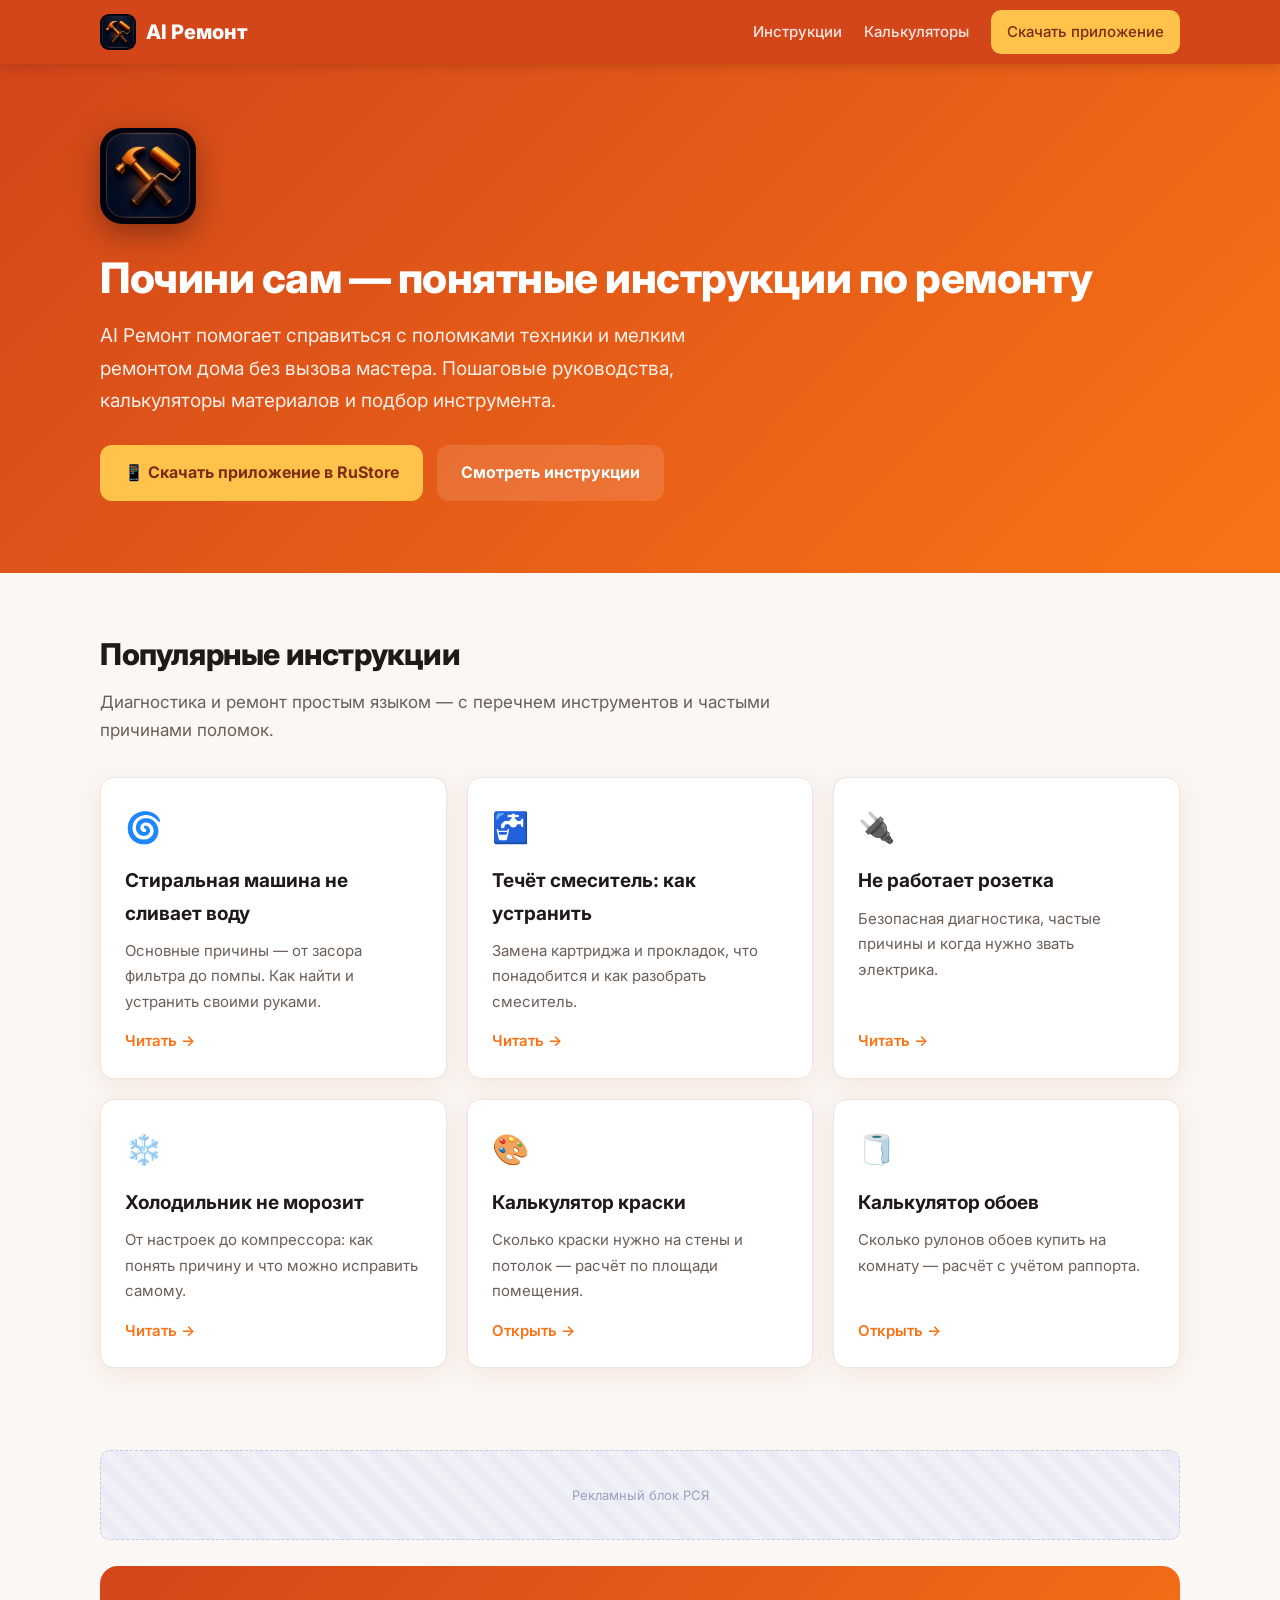
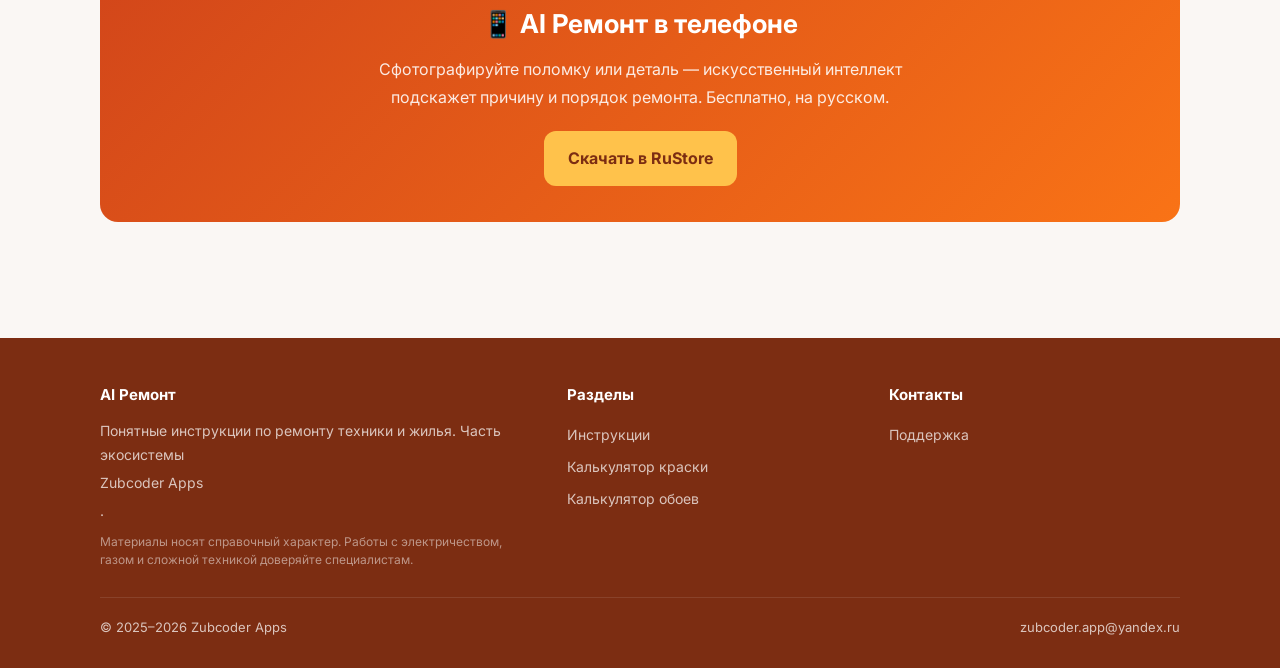
<file: index.html>
<!DOCTYPE html>
<html lang="ru">
<head>
<meta charset="UTF-8">
<meta name="viewport" content="width=device-width, initial-scale=1.0">
<title>AI Ремонт — как починить технику и сделать ремонт своими руками</title>
<meta name="description" content="AI Ремонт: понятные инструкции по ремонту бытовой техники и жилья своими руками. Почему не сливает стиральная машина, как заменить смеситель, калькуляторы краски и обоев.">
<meta name="keywords" content="ремонт своими руками, починить технику, ремонт бытовой техники, калькулятор краски, калькулятор обоев, ремонт квартиры">
<link rel="canonical" href="https://airemont.ru/">
<meta property="og:title" content="AI Ремонт — инструкции по ремонту своими руками">
<meta property="og:description" content="Пошаговые инструкции по ремонту техники и жилья, калькуляторы материалов.">
<meta property="og:type" content="website">
<meta property="og:url" content="https://airemont.ru/">
<meta property="og:locale" content="ru_RU">
<link rel="icon" type="image/png" href="assets/logo.png">
<link href="https://fonts.googleapis.com/css2?family=Inter:wght@300;400;500;600;700;800;900&display=swap" rel="stylesheet">
<link rel="stylesheet" href="assets/style.css">
<script type="application/ld+json">
{"@context":"https://schema.org","@type":"WebSite","name":"AI Ремонт","url":"https://airemont.ru/","description":"Инструкции по ремонту техники и жилья, калькуляторы материалов.","inLanguage":"ru-RU"}
</script>
</head>
<body>

<header class="site-header">
  <div class="container nav">
    <a href="./" class="nav-brand"><img class="logo-badge" src="assets/logo.png" alt="AI Ремонт"> AI Ремонт</a>
    <button class="nav-burger" aria-label="Меню">☰</button>
    <nav class="nav-links">
      <a href="#articles">Инструкции</a>
      <a href="kalkulyatory/kraska.html">Калькуляторы</a>
      <a class="nav-cta" data-app-link href="#">Скачать приложение</a>
    </nav>
  </div>
</header>

<section class="hero">
  <div class="container">
    <img class="hero-logo" src="assets/logo.png" alt="AI Ремонт">
    <h1>Почини сам — понятные инструкции по ремонту</h1>
    <p>AI Ремонт помогает справиться с поломками техники и мелким ремонтом дома без вызова мастера. Пошаговые руководства, калькуляторы материалов и подбор инструмента.</p>
    <div class="hero-actions">
      <a class="btn btn-primary" data-app-link href="#">📱 Скачать приложение в RuStore</a>
      <a class="btn btn-ghost" href="#articles">Смотреть инструкции</a>
    </div>
  </div>
</section>

<main>
  <section class="section" id="articles">
    <div class="container">
      <h2>Популярные инструкции</h2>
      <p class="lead">Диагностика и ремонт простым языком — с перечнем инструментов и частыми причинами поломок.</p>
      <div class="grid">
        <a class="card" href="articles/stiralnaya-ne-slivaet.html">
          <span class="ico">🌀</span>
          <h3>Стиральная машина не сливает воду</h3>
          <p>Основные причины — от засора фильтра до помпы. Как найти и устранить своими руками.</p>
          <span class="more">Читать →</span>
        </a>
        <a class="card" href="articles/techet-smesitel.html">
          <span class="ico">🚰</span>
          <h3>Течёт смеситель: как устранить</h3>
          <p>Замена картриджа и прокладок, что понадобится и как разобрать смеситель.</p>
          <span class="more">Читать →</span>
        </a>
        <a class="card" href="articles/ne-rabotaet-rozetka.html">
          <span class="ico">🔌</span>
          <h3>Не работает розетка</h3>
          <p>Безопасная диагностика, частые причины и когда нужно звать электрика.</p>
          <span class="more">Читать →</span>
        </a>
        <a class="card" href="articles/holodilnik-ne-morozit.html">
          <span class="ico">❄️</span>
          <h3>Холодильник не морозит</h3>
          <p>От настроек до компрессора: как понять причину и что можно исправить самому.</p>
          <span class="more">Читать →</span>
        </a>
        <a class="card" href="kalkulyatory/kraska.html">
          <span class="ico">🎨</span>
          <h3>Калькулятор краски</h3>
          <p>Сколько краски нужно на стены и потолок — расчёт по площади помещения.</p>
          <span class="more">Открыть →</span>
        </a>
        <a class="card" href="kalkulyatory/oboi.html">
          <span class="ico">🧻</span>
          <h3>Калькулятор обоев</h3>
          <p>Сколько рулонов обоев купить на комнату — расчёт с учётом раппорта.</p>
          <span class="more">Открыть →</span>
        </a>
      </div>
    </div>
  </section>

  <div class="container"><div class="ad-slot">Рекламный блок РСЯ</div></div>

  <section class="section" style="padding-top:0;">
    <div class="container">
      <div class="app-cta">
        <h3>📱 AI Ремонт в телефоне</h3>
        <p>Сфотографируйте поломку или деталь — искусственный интеллект подскажет причину и порядок ремонта. Бесплатно, на русском.</p>
        <a class="btn btn-primary" data-app-link href="#">Скачать в RuStore</a>
      </div>
    </div>
  </section>
</main>

<footer class="site-footer">
  <div class="container">
    <div class="footer-grid">
      <div>
        <h5>AI Ремонт</h5>
        <p style="font-size:14px;">Понятные инструкции по ремонту техники и жилья. Часть экосистемы <a href="https://zubcoder-apps.ru">Zubcoder Apps</a>.</p>
        <p class="disclaimer">Материалы носят справочный характер. Работы с электричеством, газом и сложной техникой доверяйте специалистам.</p>
      </div>
      <div>
        <h5>Разделы</h5>
        <a href="#articles">Инструкции</a>
        <a href="kalkulyatory/kraska.html">Калькулятор краски</a>
        <a href="kalkulyatory/oboi.html">Калькулятор обоев</a>
      </div>
      <div>
        <h5>Контакты</h5>
        <a href="mailto:zubcoder.app@yandex.ru">Поддержка</a>
      </div>
    </div>
    <div class="footer-bottom">
      <span>© 2025–2026 Zubcoder Apps</span>
      <span>zubcoder.app@yandex.ru</span>
    </div>
  </div>
</footer>

<script src="assets/main.js"></script>
</body>
</html>
</file>
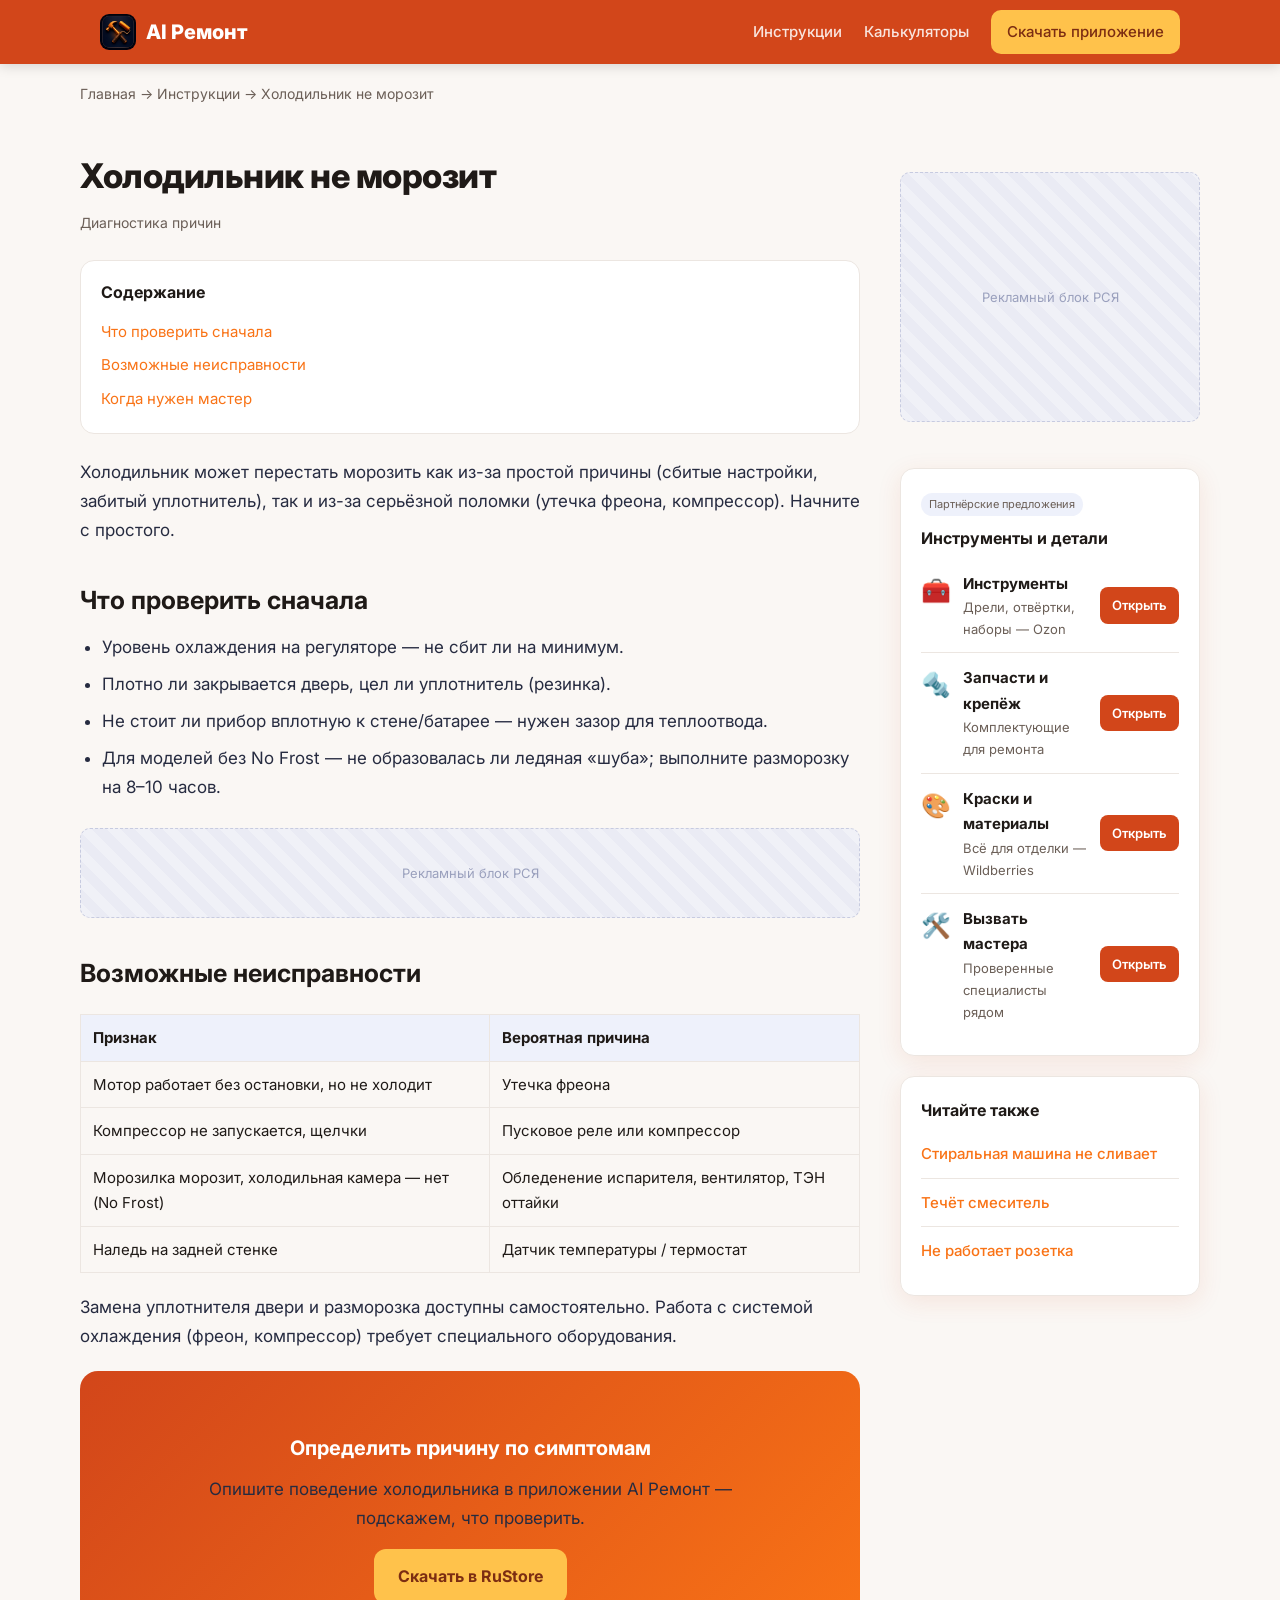
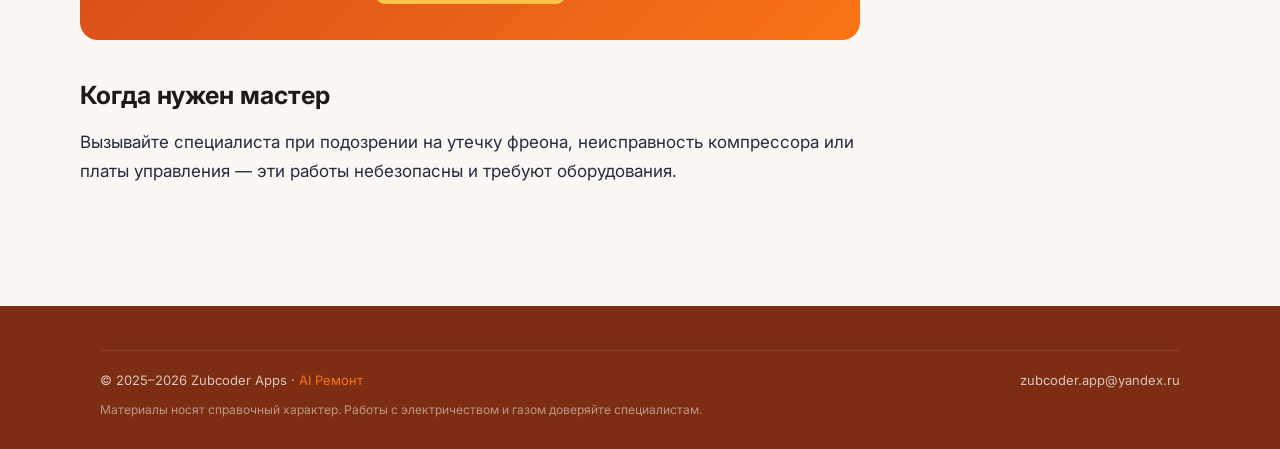
<file: articles/holodilnik-ne-morozit.html>
<!DOCTYPE html>
<html lang="ru">
<head>
<meta charset="UTF-8">
<meta name="viewport" content="width=device-width, initial-scale=1.0">
<title>Холодильник не морозит: причины и что можно исправить самому</title>
<meta name="description" content="Почему холодильник не морозит или слабо холодит: настройки, уплотнитель, разморозка, утечка фреона, компрессор. Как определить причину и что делать.">
<meta name="keywords" content="холодильник не морозит, холодильник не холодит, не работает морозилка, утечка фреона, ремонт холодильника">
<link rel="canonical" href="https://airemont.ru/articles/holodilnik-ne-morozit.html">
<meta property="og:title" content="Холодильник не морозит: причины и решение">
<meta property="og:description" content="Как определить причину и что можно исправить самому.">
<meta property="og:type" content="article">
<meta property="og:url" content="https://airemont.ru/articles/holodilnik-ne-morozit.html">
<link rel="icon" type="image/png" href="../assets/logo.png">
<link href="https://fonts.googleapis.com/css2?family=Inter:wght@300;400;500;600;700;800;900&display=swap" rel="stylesheet">
<link rel="stylesheet" href="../assets/style.css">
<script type="application/ld+json">
{"@context":"https://schema.org","@type":"Article","headline":"Холодильник не морозит: причины и решение","inLanguage":"ru-RU","author":{"@type":"Organization","name":"AI Ремонт"},"publisher":{"@type":"Organization","name":"Zubcoder Apps"},"mainEntityOfPage":"https://airemont.ru/articles/holodilnik-ne-morozit.html"}
</script>
</head>
<body>

<header class="site-header">
  <div class="container nav">
    <a href="../" class="nav-brand"><img class="logo-badge" src="../assets/logo.png" alt="AI Ремонт"> AI Ремонт</a>
    <button class="nav-burger" aria-label="Меню">☰</button>
    <nav class="nav-links">
      <a href="../#articles">Инструкции</a>
      <a href="../kalkulyatory/kraska.html">Калькуляторы</a>
      <a class="nav-cta" data-app-link href="#">Скачать приложение</a>
    </nav>
  </div>
</header>

<div class="container breadcrumbs">
  <a href="../">Главная</a> → <a href="../#articles">Инструкции</a> → Холодильник не морозит
</div>

<div class="container article-wrap">
  <article class="post">
    <h1>Холодильник не морозит</h1>
    <div class="meta">Диагностика причин</div>

    <div class="toc">
      <strong>Содержание</strong>
      <a href="#prostoe">Что проверить сначала</a>
      <a href="#prichiny">Возможные неисправности</a>
      <a href="#master">Когда нужен мастер</a>
    </div>

    <p>Холодильник может перестать морозить как из-за простой причины (сбитые настройки, забитый уплотнитель), так и из-за серьёзной поломки (утечка фреона, компрессор). Начните с простого.</p>

    <h2 id="prostoe">Что проверить сначала</h2>
    <ul>
      <li>Уровень охлаждения на регуляторе — не сбит ли на минимум.</li>
      <li>Плотно ли закрывается дверь, цел ли уплотнитель (резинка).</li>
      <li>Не стоит ли прибор вплотную к стене/батарее — нужен зазор для теплоотвода.</li>
      <li>Для моделей без No Frost — не образовалась ли ледяная «шуба»; выполните разморозку на 8–10 часов.</li>
    </ul>

    <div class="ad-slot">Рекламный блок РСЯ</div>

    <h2 id="prichiny">Возможные неисправности</h2>
    <table>
      <tr><th>Признак</th><th>Вероятная причина</th></tr>
      <tr><td>Мотор работает без остановки, но не холодит</td><td>Утечка фреона</td></tr>
      <tr><td>Компрессор не запускается, щелчки</td><td>Пусковое реле или компрессор</td></tr>
      <tr><td>Морозилка морозит, холодильная камера — нет (No Frost)</td><td>Обледенение испарителя, вентилятор, ТЭН оттайки</td></tr>
      <tr><td>Наледь на задней стенке</td><td>Датчик температуры / термостат</td></tr>
    </table>
    <p>Замена уплотнителя двери и разморозка доступны самостоятельно. Работа с системой охлаждения (фреон, компрессор) требует специального оборудования.</p>

    <div class="app-cta">
      <h3>Определить причину по симптомам</h3>
      <p>Опишите поведение холодильника в приложении AI Ремонт — подскажем, что проверить.</p>
      <a class="btn btn-primary" data-app-link href="#">Скачать в RuStore</a>
    </div>

    <h2 id="master">Когда нужен мастер</h2>
    <p>Вызывайте специалиста при подозрении на утечку фреона, неисправность компрессора или платы управления — эти работы небезопасны и требуют оборудования.</p>
  </article>

  <aside class="article-aside">
    <div class="sticky">
      <div class="ad-slot tall">Рекламный блок РСЯ</div>
      <div class="partner-box" data-partners>
        <span class="tag">Партнёрские предложения</span>
        <h4>Инструменты и детали</h4>
      </div>
      <div class="partner-box">
        <h4>Читайте также</h4>
        <ul class="related">
          <li><a href="stiralnaya-ne-slivaet.html">Стиральная машина не сливает</a></li>
          <li><a href="techet-smesitel.html">Течёт смеситель</a></li>
          <li><a href="ne-rabotaet-rozetka.html">Не работает розетка</a></li>
        </ul>
      </div>
    </div>
  </aside>
</div>

<footer class="site-footer">
  <div class="container">
    <div class="footer-bottom">
      <span>© 2025–2026 Zubcoder Apps · <a href="../">AI Ремонт</a></span>
      <span>zubcoder.app@yandex.ru</span>
    </div>
    <p class="disclaimer">Материалы носят справочный характер. Работы с электричеством и газом доверяйте специалистам.</p>
  </div>
</footer>

<script src="../assets/main.js"></script>
</body>
</html>
</file>
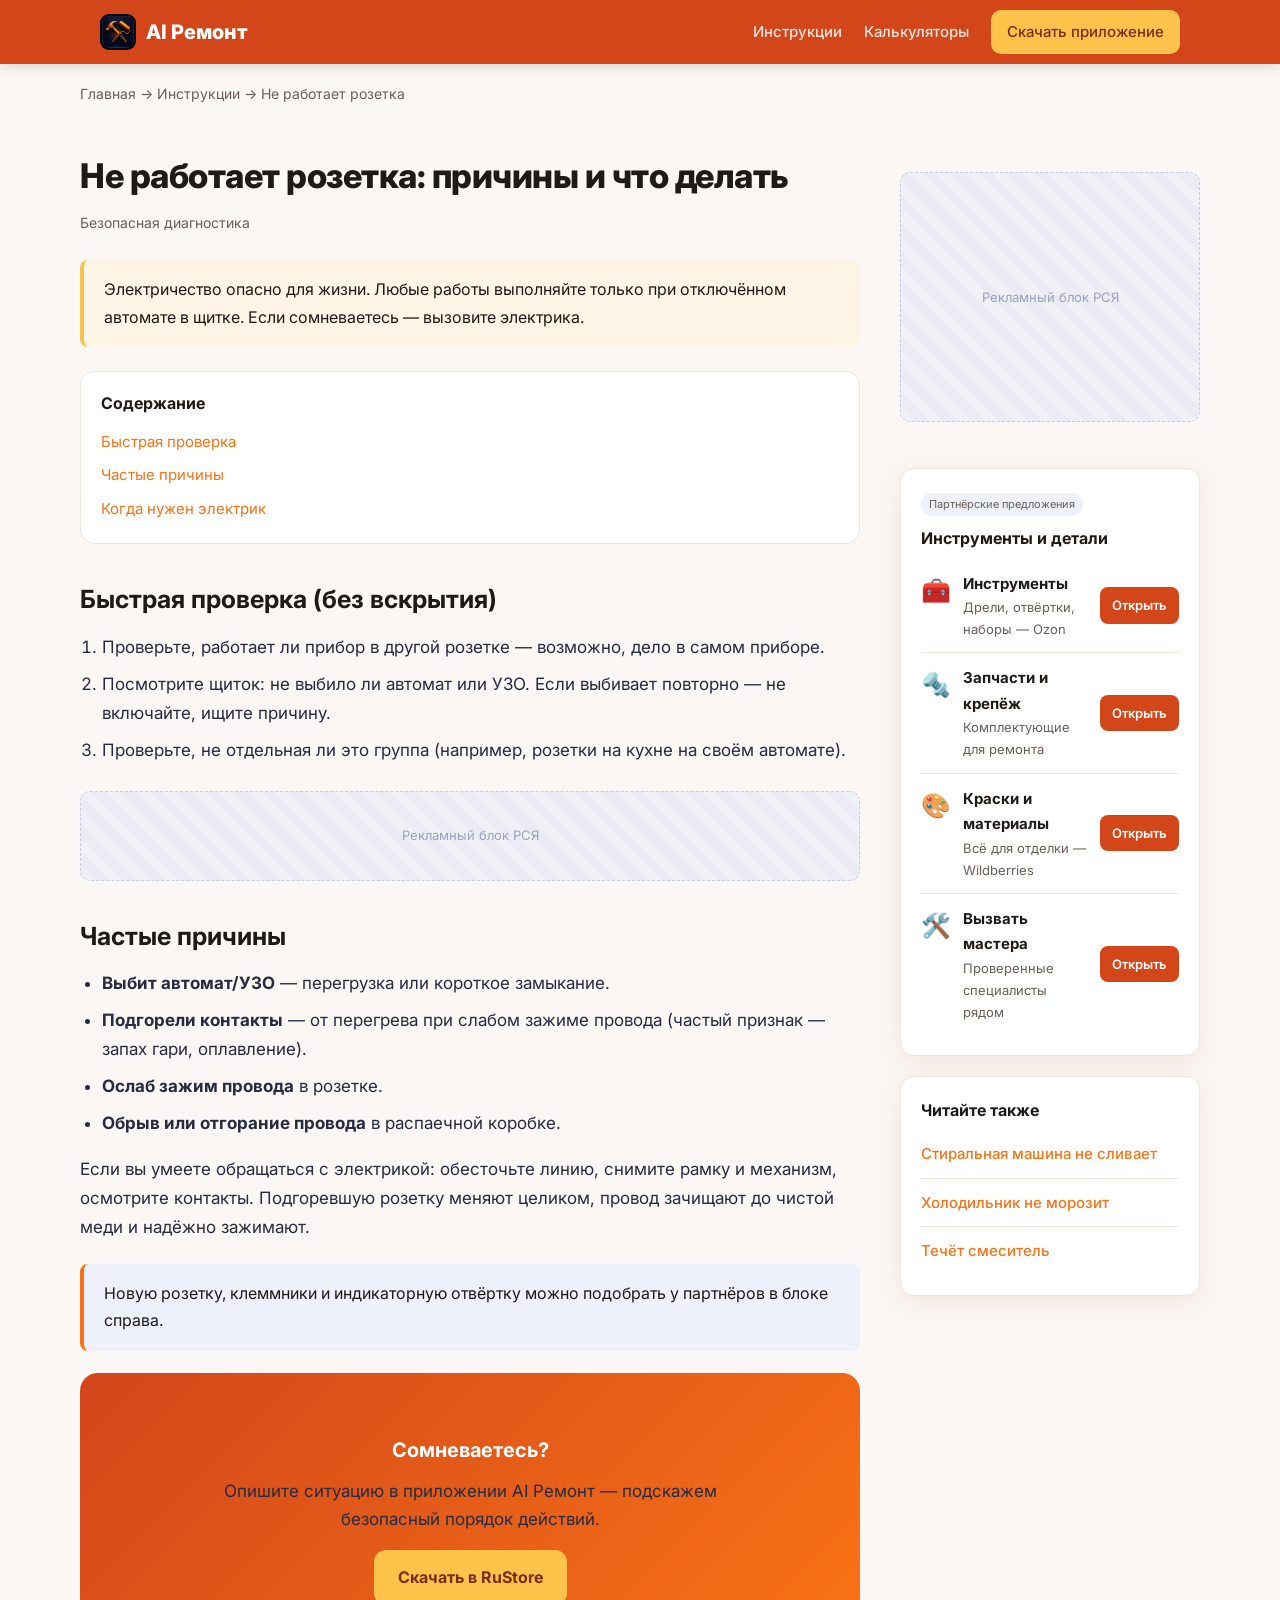
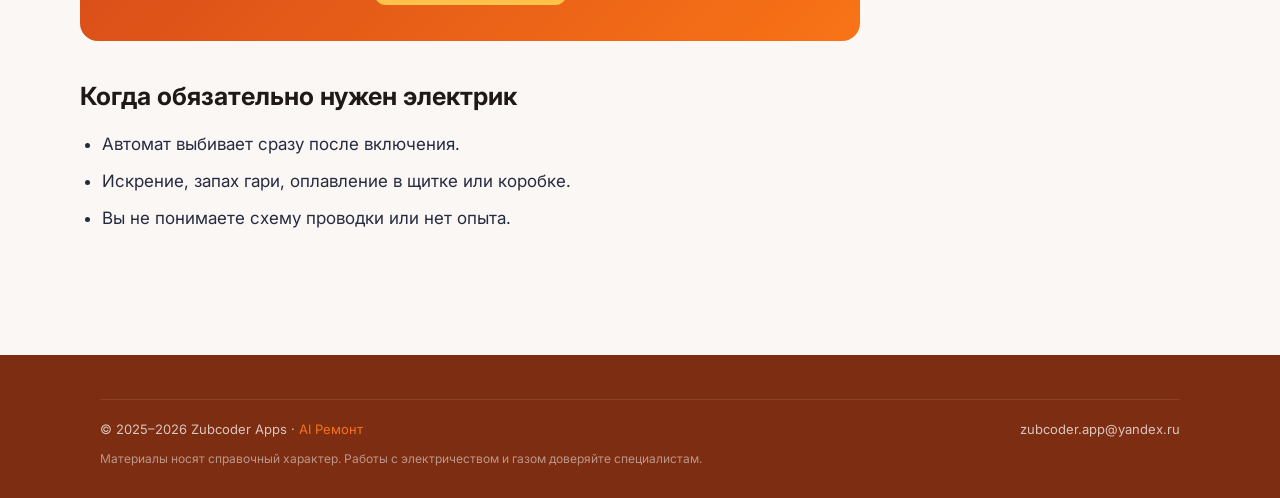
<file: articles/ne-rabotaet-rozetka.html>
<!DOCTYPE html>
<html lang="ru">
<head>
<meta charset="UTF-8">
<meta name="viewport" content="width=device-width, initial-scale=1.0">
<title>Не работает розетка: причины и что делать — безопасная диагностика</title>
<meta name="description" content="Почему не работает розетка: выбило автомат, подгорел контакт, обрыв провода. Как безопасно найти причину и когда обязательно нужен электрик.">
<meta name="keywords" content="не работает розетка, перестала работать розетка, выбивает автомат, подгорела розетка, замена розетки">
<link rel="canonical" href="https://airemont.ru/articles/ne-rabotaet-rozetka.html">
<meta property="og:title" content="Не работает розетка: причины и что делать">
<meta property="og:description" content="Безопасная диагностика и частые причины неисправности розетки.">
<meta property="og:type" content="article">
<meta property="og:url" content="https://airemont.ru/articles/ne-rabotaet-rozetka.html">
<link rel="icon" type="image/png" href="../assets/logo.png">
<link href="https://fonts.googleapis.com/css2?family=Inter:wght@300;400;500;600;700;800;900&display=swap" rel="stylesheet">
<link rel="stylesheet" href="../assets/style.css">
<script type="application/ld+json">
{"@context":"https://schema.org","@type":"Article","headline":"Не работает розетка: причины и что делать","inLanguage":"ru-RU","author":{"@type":"Organization","name":"AI Ремонт"},"publisher":{"@type":"Organization","name":"Zubcoder Apps"},"mainEntityOfPage":"https://airemont.ru/articles/ne-rabotaet-rozetka.html"}
</script>
</head>
<body>

<header class="site-header">
  <div class="container nav">
    <a href="../" class="nav-brand"><img class="logo-badge" src="../assets/logo.png" alt="AI Ремонт"> AI Ремонт</a>
    <button class="nav-burger" aria-label="Меню">☰</button>
    <nav class="nav-links">
      <a href="../#articles">Инструкции</a>
      <a href="../kalkulyatory/kraska.html">Калькуляторы</a>
      <a class="nav-cta" data-app-link href="#">Скачать приложение</a>
    </nav>
  </div>
</header>

<div class="container breadcrumbs">
  <a href="../">Главная</a> → <a href="../#articles">Инструкции</a> → Не работает розетка
</div>

<div class="container article-wrap">
  <article class="post">
    <h1>Не работает розетка: причины и что делать</h1>
    <div class="meta">Безопасная диагностика</div>

    <div class="callout warn">Электричество опасно для жизни. Любые работы выполняйте только при отключённом автомате в щитке. Если сомневаетесь — вызовите электрика.</div>

    <div class="toc">
      <strong>Содержание</strong>
      <a href="#bystro">Быстрая проверка</a>
      <a href="#prichiny">Частые причины</a>
      <a href="#master">Когда нужен электрик</a>
    </div>

    <h2 id="bystro">Быстрая проверка (без вскрытия)</h2>
    <ol>
      <li>Проверьте, работает ли прибор в другой розетке — возможно, дело в самом приборе.</li>
      <li>Посмотрите щиток: не выбило ли автомат или УЗО. Если выбивает повторно — не включайте, ищите причину.</li>
      <li>Проверьте, не отдельная ли это группа (например, розетки на кухне на своём автомате).</li>
    </ol>

    <div class="ad-slot">Рекламный блок РСЯ</div>

    <h2 id="prichiny">Частые причины</h2>
    <ul>
      <li><strong>Выбит автомат/УЗО</strong> — перегрузка или короткое замыкание.</li>
      <li><strong>Подгорели контакты</strong> — от перегрева при слабом зажиме провода (частый признак — запах гари, оплавление).</li>
      <li><strong>Ослаб зажим провода</strong> в розетке.</li>
      <li><strong>Обрыв или отгорание провода</strong> в распаечной коробке.</li>
    </ul>
    <p>Если вы умеете обращаться с электрикой: обесточьте линию, снимите рамку и механизм, осмотрите контакты. Подгоревшую розетку меняют целиком, провод зачищают до чистой меди и надёжно зажимают.</p>
    <div class="callout">Новую розетку, клеммники и индикаторную отвёртку можно подобрать у партнёров в блоке справа.</div>

    <div class="app-cta">
      <h3>Сомневаетесь?</h3>
      <p>Опишите ситуацию в приложении AI Ремонт — подскажем безопасный порядок действий.</p>
      <a class="btn btn-primary" data-app-link href="#">Скачать в RuStore</a>
    </div>

    <h2 id="master">Когда обязательно нужен электрик</h2>
    <ul>
      <li>Автомат выбивает сразу после включения.</li>
      <li>Искрение, запах гари, оплавление в щитке или коробке.</li>
      <li>Вы не понимаете схему проводки или нет опыта.</li>
    </ul>
  </article>

  <aside class="article-aside">
    <div class="sticky">
      <div class="ad-slot tall">Рекламный блок РСЯ</div>
      <div class="partner-box" data-partners>
        <span class="tag">Партнёрские предложения</span>
        <h4>Инструменты и детали</h4>
      </div>
      <div class="partner-box">
        <h4>Читайте также</h4>
        <ul class="related">
          <li><a href="stiralnaya-ne-slivaet.html">Стиральная машина не сливает</a></li>
          <li><a href="holodilnik-ne-morozit.html">Холодильник не морозит</a></li>
          <li><a href="techet-smesitel.html">Течёт смеситель</a></li>
        </ul>
      </div>
    </div>
  </aside>
</div>

<footer class="site-footer">
  <div class="container">
    <div class="footer-bottom">
      <span>© 2025–2026 Zubcoder Apps · <a href="../">AI Ремонт</a></span>
      <span>zubcoder.app@yandex.ru</span>
    </div>
    <p class="disclaimer">Материалы носят справочный характер. Работы с электричеством и газом доверяйте специалистам.</p>
  </div>
</footer>

<script src="../assets/main.js"></script>
</body>
</html>
</file>
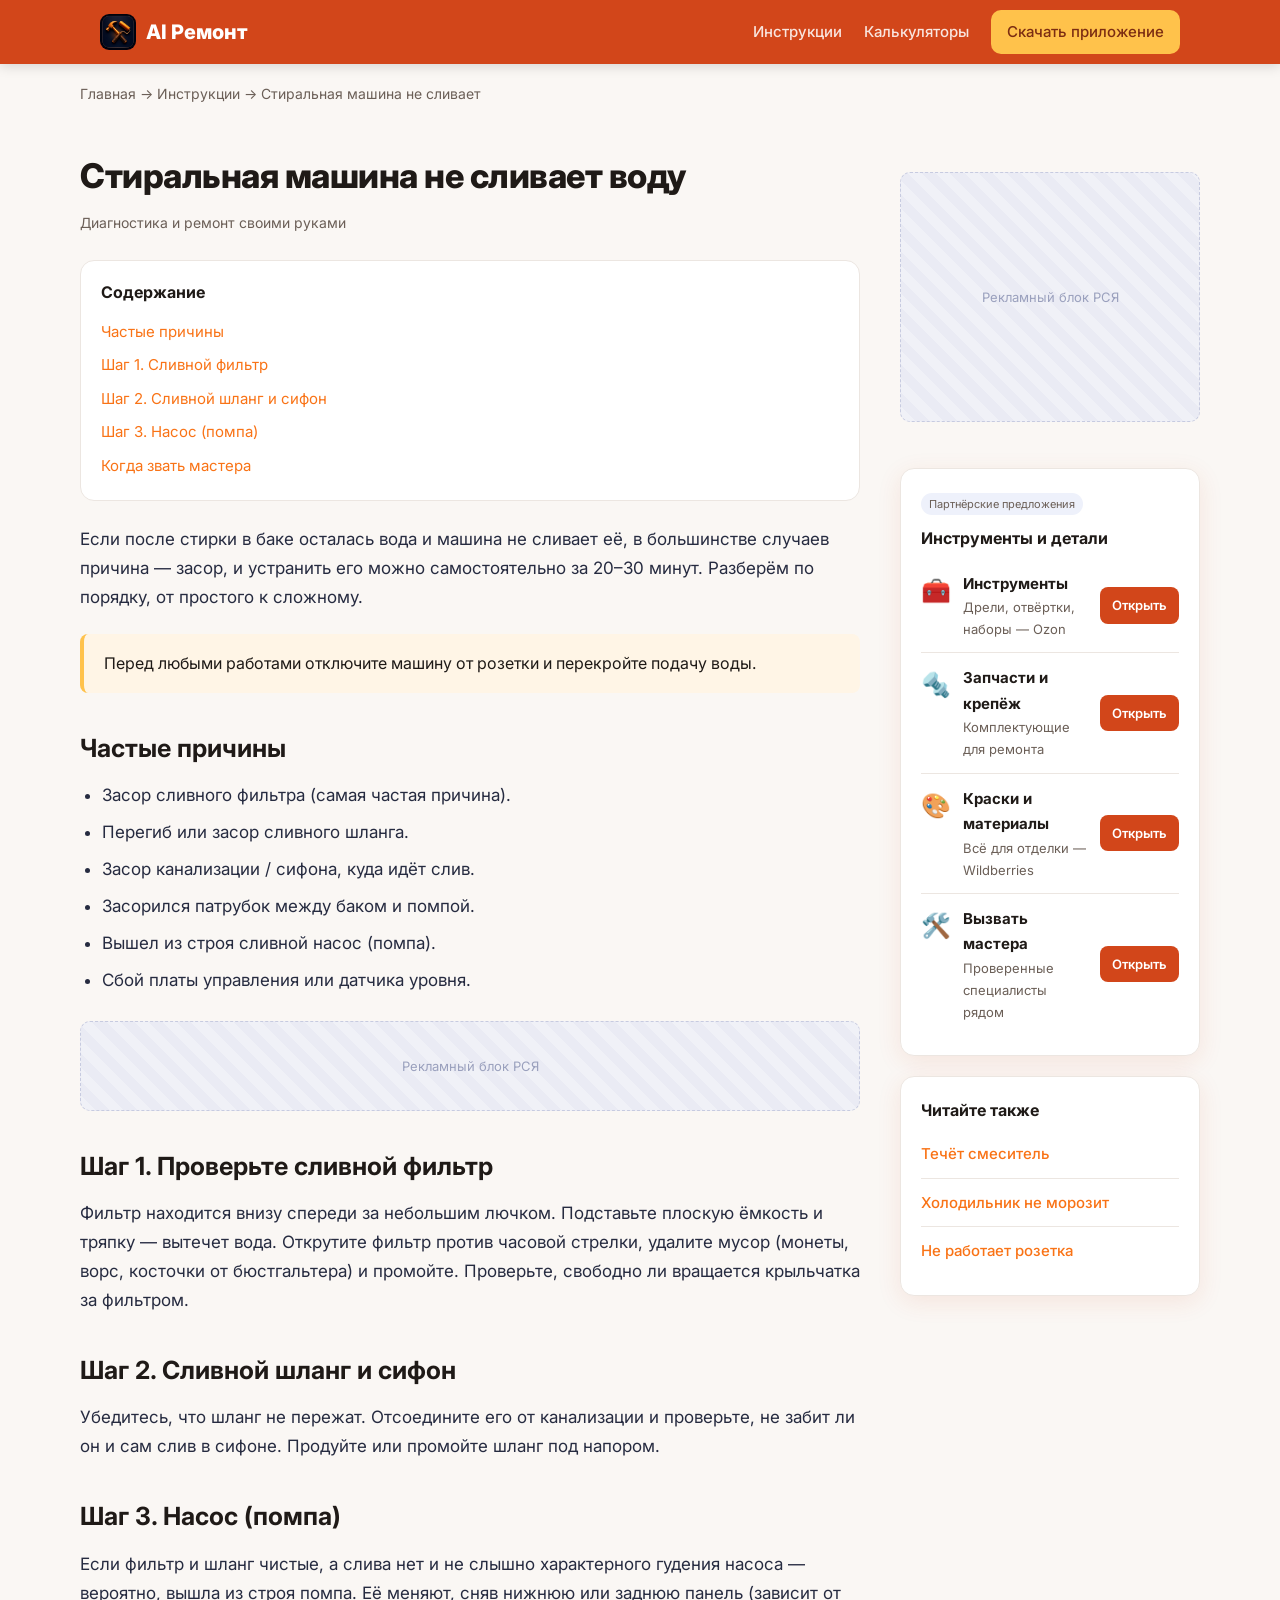
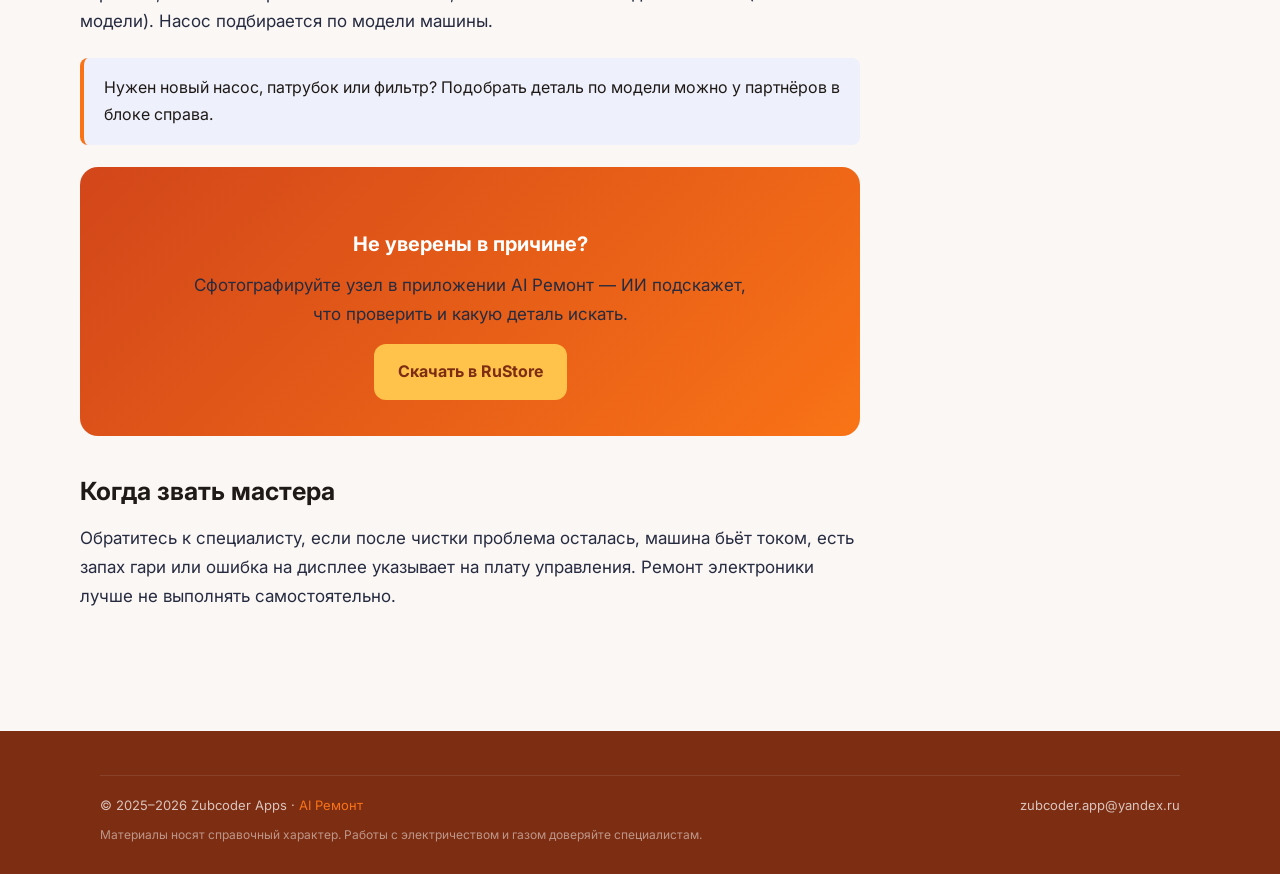
<file: articles/stiralnaya-ne-slivaet.html>
<!DOCTYPE html>
<html lang="ru">
<head>
<meta charset="UTF-8">
<meta name="viewport" content="width=device-width, initial-scale=1.0">
<title>Стиральная машина не сливает воду: причины и ремонт своими руками</title>
<meta name="description" content="Почему стиральная машина не сливает воду: засор фильтра, шланга, патрубка или поломка помпы. Как найти причину и устранить своими руками — пошаговая инструкция.">
<meta name="keywords" content="стиральная машина не сливает воду, не сливает стиралка, засор фильтра, помпа стиральной машины, ремонт стиральной машины">
<link rel="canonical" href="https://airemont.ru/articles/stiralnaya-ne-slivaet.html">
<meta property="og:title" content="Стиральная машина не сливает воду: причины и ремонт">
<meta property="og:description" content="Как найти причину и устранить проблему слива своими руками.">
<meta property="og:type" content="article">
<meta property="og:url" content="https://airemont.ru/articles/stiralnaya-ne-slivaet.html">
<link rel="icon" type="image/png" href="../assets/logo.png">
<link href="https://fonts.googleapis.com/css2?family=Inter:wght@300;400;500;600;700;800;900&display=swap" rel="stylesheet">
<link rel="stylesheet" href="../assets/style.css">
<script type="application/ld+json">
{"@context":"https://schema.org","@type":"Article","headline":"Стиральная машина не сливает воду: причины и ремонт","inLanguage":"ru-RU","author":{"@type":"Organization","name":"AI Ремонт"},"publisher":{"@type":"Organization","name":"Zubcoder Apps"},"mainEntityOfPage":"https://airemont.ru/articles/stiralnaya-ne-slivaet.html"}
</script>
</head>
<body>

<header class="site-header">
  <div class="container nav">
    <a href="../" class="nav-brand"><img class="logo-badge" src="../assets/logo.png" alt="AI Ремонт"> AI Ремонт</a>
    <button class="nav-burger" aria-label="Меню">☰</button>
    <nav class="nav-links">
      <a href="../#articles">Инструкции</a>
      <a href="../kalkulyatory/kraska.html">Калькуляторы</a>
      <a class="nav-cta" data-app-link href="#">Скачать приложение</a>
    </nav>
  </div>
</header>

<div class="container breadcrumbs">
  <a href="../">Главная</a> → <a href="../#articles">Инструкции</a> → Стиральная машина не сливает
</div>

<div class="container article-wrap">
  <article class="post">
    <h1>Стиральная машина не сливает воду</h1>
    <div class="meta">Диагностика и ремонт своими руками</div>

    <div class="toc">
      <strong>Содержание</strong>
      <a href="#prichiny">Частые причины</a>
      <a href="#filtr">Шаг 1. Сливной фильтр</a>
      <a href="#shlang">Шаг 2. Сливной шланг и сифон</a>
      <a href="#pompa">Шаг 3. Насос (помпа)</a>
      <a href="#kogda-master">Когда звать мастера</a>
    </div>

    <p>Если после стирки в баке осталась вода и машина не сливает её, в большинстве случаев причина — засор, и устранить его можно самостоятельно за 20–30 минут. Разберём по порядку, от простого к сложному.</p>

    <div class="callout warn">Перед любыми работами отключите машину от розетки и перекройте подачу воды.</div>

    <h2 id="prichiny">Частые причины</h2>
    <ul>
      <li>Засор сливного фильтра (самая частая причина).</li>
      <li>Перегиб или засор сливного шланга.</li>
      <li>Засор канализации / сифона, куда идёт слив.</li>
      <li>Засорился патрубок между баком и помпой.</li>
      <li>Вышел из строя сливной насос (помпа).</li>
      <li>Сбой платы управления или датчика уровня.</li>
    </ul>

    <div class="ad-slot">Рекламный блок РСЯ</div>

    <h2 id="filtr">Шаг 1. Проверьте сливной фильтр</h2>
    <p>Фильтр находится внизу спереди за небольшим лючком. Подставьте плоскую ёмкость и тряпку — вытечет вода. Открутите фильтр против часовой стрелки, удалите мусор (монеты, ворс, косточки от бюстгальтера) и промойте. Проверьте, свободно ли вращается крыльчатка за фильтром.</p>

    <h2 id="shlang">Шаг 2. Сливной шланг и сифон</h2>
    <p>Убедитесь, что шланг не пережат. Отсоедините его от канализации и проверьте, не забит ли он и сам слив в сифоне. Продуйте или промойте шланг под напором.</p>

    <h2 id="pompa">Шаг 3. Насос (помпа)</h2>
    <p>Если фильтр и шланг чистые, а слива нет и не слышно характерного гудения насоса — вероятно, вышла из строя помпа. Её меняют, сняв нижнюю или заднюю панель (зависит от модели). Насос подбирается по модели машины.</p>
    <div class="callout">Нужен новый насос, патрубок или фильтр? Подобрать деталь по модели можно у партнёров в блоке справа.</div>

    <div class="app-cta">
      <h3>Не уверены в причине?</h3>
      <p>Сфотографируйте узел в приложении AI Ремонт — ИИ подскажет, что проверить и какую деталь искать.</p>
      <a class="btn btn-primary" data-app-link href="#">Скачать в RuStore</a>
    </div>

    <h2 id="kogda-master">Когда звать мастера</h2>
    <p>Обратитесь к специалисту, если после чистки проблема осталась, машина бьёт током, есть запах гари или ошибка на дисплее указывает на плату управления. Ремонт электроники лучше не выполнять самостоятельно.</p>
  </article>

  <aside class="article-aside">
    <div class="sticky">
      <div class="ad-slot tall">Рекламный блок РСЯ</div>
      <div class="partner-box" data-partners>
        <span class="tag">Партнёрские предложения</span>
        <h4>Инструменты и детали</h4>
      </div>
      <div class="partner-box">
        <h4>Читайте также</h4>
        <ul class="related">
          <li><a href="techet-smesitel.html">Течёт смеситель</a></li>
          <li><a href="holodilnik-ne-morozit.html">Холодильник не морозит</a></li>
          <li><a href="ne-rabotaet-rozetka.html">Не работает розетка</a></li>
        </ul>
      </div>
    </div>
  </aside>
</div>

<footer class="site-footer">
  <div class="container">
    <div class="footer-bottom">
      <span>© 2025–2026 Zubcoder Apps · <a href="../">AI Ремонт</a></span>
      <span>zubcoder.app@yandex.ru</span>
    </div>
    <p class="disclaimer">Материалы носят справочный характер. Работы с электричеством и газом доверяйте специалистам.</p>
  </div>
</footer>

<script src="../assets/main.js"></script>
</body>
</html>
</file>
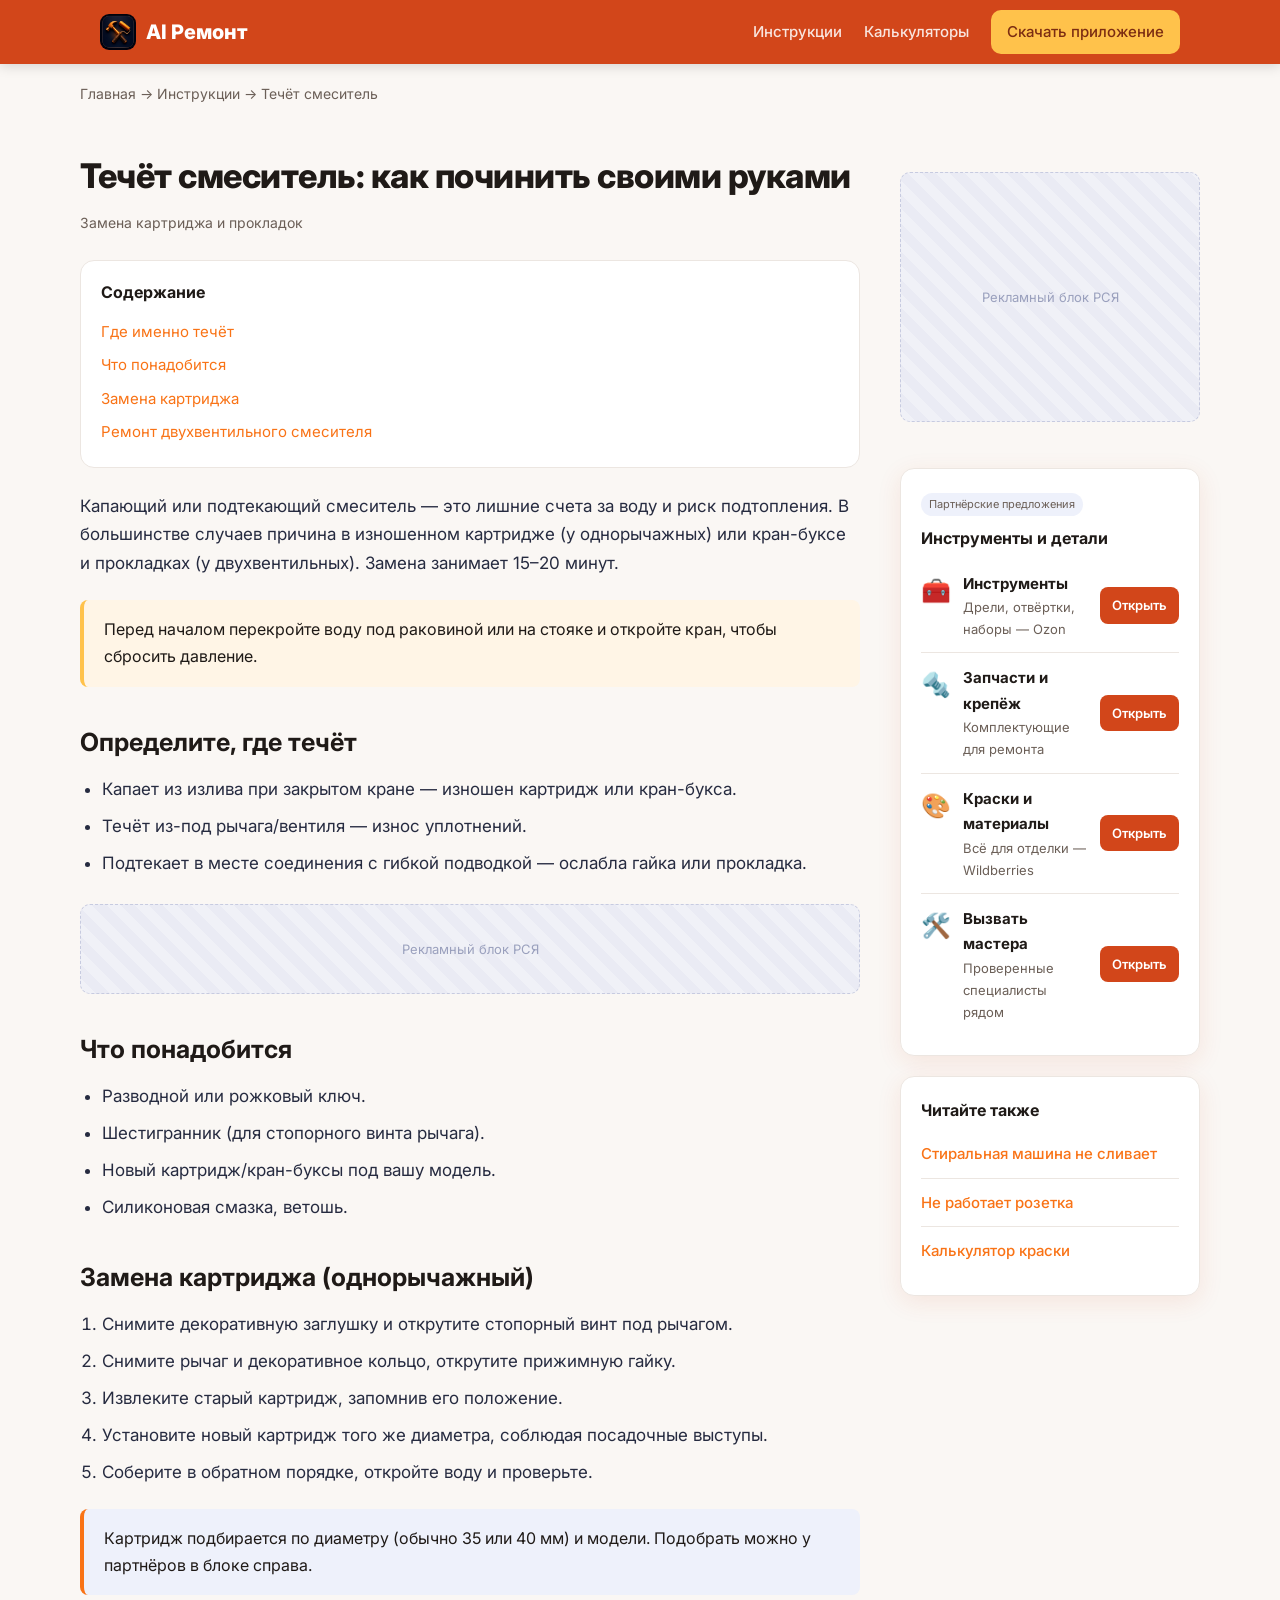
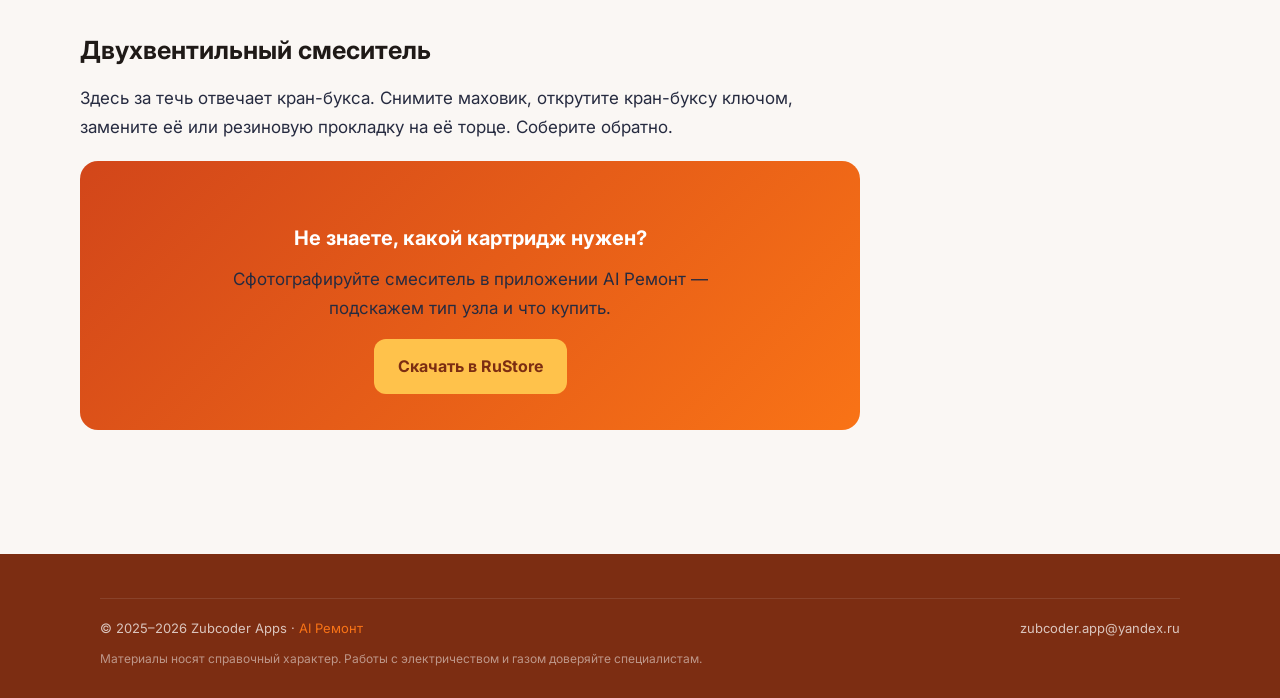
<file: articles/techet-smesitel.html>
<!DOCTYPE html>
<html lang="ru">
<head>
<meta charset="UTF-8">
<meta name="viewport" content="width=device-width, initial-scale=1.0">
<title>Течёт смеситель: как починить своими руками — замена картриджа</title>
<meta name="description" content="Как устранить течь смесителя своими руками: замена картриджа однорычажного смесителя, прокладок и кран-буксы. Инструменты, порядок разборки, частые ошибки.">
<meta name="keywords" content="течёт смеситель, ремонт смесителя, замена картриджа, кран-букса, капает кран, ремонт крана">
<link rel="canonical" href="https://airemont.ru/articles/techet-smesitel.html">
<meta property="og:title" content="Течёт смеситель: как починить своими руками">
<meta property="og:description" content="Замена картриджа и прокладок смесителя пошагово.">
<meta property="og:type" content="article">
<meta property="og:url" content="https://airemont.ru/articles/techet-smesitel.html">
<link rel="icon" type="image/png" href="../assets/logo.png">
<link href="https://fonts.googleapis.com/css2?family=Inter:wght@300;400;500;600;700;800;900&display=swap" rel="stylesheet">
<link rel="stylesheet" href="../assets/style.css">
<script type="application/ld+json">
{"@context":"https://schema.org","@type":"Article","headline":"Течёт смеситель: как починить своими руками","inLanguage":"ru-RU","author":{"@type":"Organization","name":"AI Ремонт"},"publisher":{"@type":"Organization","name":"Zubcoder Apps"},"mainEntityOfPage":"https://airemont.ru/articles/techet-smesitel.html"}
</script>
</head>
<body>

<header class="site-header">
  <div class="container nav">
    <a href="../" class="nav-brand"><img class="logo-badge" src="../assets/logo.png" alt="AI Ремонт"> AI Ремонт</a>
    <button class="nav-burger" aria-label="Меню">☰</button>
    <nav class="nav-links">
      <a href="../#articles">Инструкции</a>
      <a href="../kalkulyatory/kraska.html">Калькуляторы</a>
      <a class="nav-cta" data-app-link href="#">Скачать приложение</a>
    </nav>
  </div>
</header>

<div class="container breadcrumbs">
  <a href="../">Главная</a> → <a href="../#articles">Инструкции</a> → Течёт смеситель
</div>

<div class="container article-wrap">
  <article class="post">
    <h1>Течёт смеситель: как починить своими руками</h1>
    <div class="meta">Замена картриджа и прокладок</div>

    <div class="toc">
      <strong>Содержание</strong>
      <a href="#gde">Где именно течёт</a>
      <a href="#instrument">Что понадобится</a>
      <a href="#kartridge">Замена картриджа</a>
      <a href="#buksa">Ремонт двухвентильного смесителя</a>
    </div>

    <p>Капающий или подтекающий смеситель — это лишние счета за воду и риск подтопления. В большинстве случаев причина в изношенном картридже (у однорычажных) или кран-буксе и прокладках (у двухвентильных). Замена занимает 15–20 минут.</p>

    <div class="callout warn">Перед началом перекройте воду под раковиной или на стояке и откройте кран, чтобы сбросить давление.</div>

    <h2 id="gde">Определите, где течёт</h2>
    <ul>
      <li>Капает из излива при закрытом кране — изношен картридж или кран-букса.</li>
      <li>Течёт из-под рычага/вентиля — износ уплотнений.</li>
      <li>Подтекает в месте соединения с гибкой подводкой — ослабла гайка или прокладка.</li>
    </ul>

    <div class="ad-slot">Рекламный блок РСЯ</div>

    <h2 id="instrument">Что понадобится</h2>
    <ul>
      <li>Разводной или рожковый ключ.</li>
      <li>Шестигранник (для стопорного винта рычага).</li>
      <li>Новый картридж/кран-буксы под вашу модель.</li>
      <li>Силиконовая смазка, ветошь.</li>
    </ul>

    <h2 id="kartridge">Замена картриджа (однорычажный)</h2>
    <ol>
      <li>Снимите декоративную заглушку и открутите стопорный винт под рычагом.</li>
      <li>Снимите рычаг и декоративное кольцо, открутите прижимную гайку.</li>
      <li>Извлеките старый картридж, запомнив его положение.</li>
      <li>Установите новый картридж того же диаметра, соблюдая посадочные выступы.</li>
      <li>Соберите в обратном порядке, откройте воду и проверьте.</li>
    </ol>
    <div class="callout">Картридж подбирается по диаметру (обычно 35 или 40 мм) и модели. Подобрать можно у партнёров в блоке справа.</div>

    <h2 id="buksa">Двухвентильный смеситель</h2>
    <p>Здесь за течь отвечает кран-букса. Снимите маховик, открутите кран-буксу ключом, замените её или резиновую прокладку на её торце. Соберите обратно.</p>

    <div class="app-cta">
      <h3>Не знаете, какой картридж нужен?</h3>
      <p>Сфотографируйте смеситель в приложении AI Ремонт — подскажем тип узла и что купить.</p>
      <a class="btn btn-primary" data-app-link href="#">Скачать в RuStore</a>
    </div>
  </article>

  <aside class="article-aside">
    <div class="sticky">
      <div class="ad-slot tall">Рекламный блок РСЯ</div>
      <div class="partner-box" data-partners>
        <span class="tag">Партнёрские предложения</span>
        <h4>Инструменты и детали</h4>
      </div>
      <div class="partner-box">
        <h4>Читайте также</h4>
        <ul class="related">
          <li><a href="stiralnaya-ne-slivaet.html">Стиральная машина не сливает</a></li>
          <li><a href="ne-rabotaet-rozetka.html">Не работает розетка</a></li>
          <li><a href="../kalkulyatory/kraska.html">Калькулятор краски</a></li>
        </ul>
      </div>
    </div>
  </aside>
</div>

<footer class="site-footer">
  <div class="container">
    <div class="footer-bottom">
      <span>© 2025–2026 Zubcoder Apps · <a href="../">AI Ремонт</a></span>
      <span>zubcoder.app@yandex.ru</span>
    </div>
    <p class="disclaimer">Материалы носят справочный характер. Работы с электричеством и газом доверяйте специалистам.</p>
  </div>
</footer>

<script src="../assets/main.js"></script>
</body>
</html>
</file>
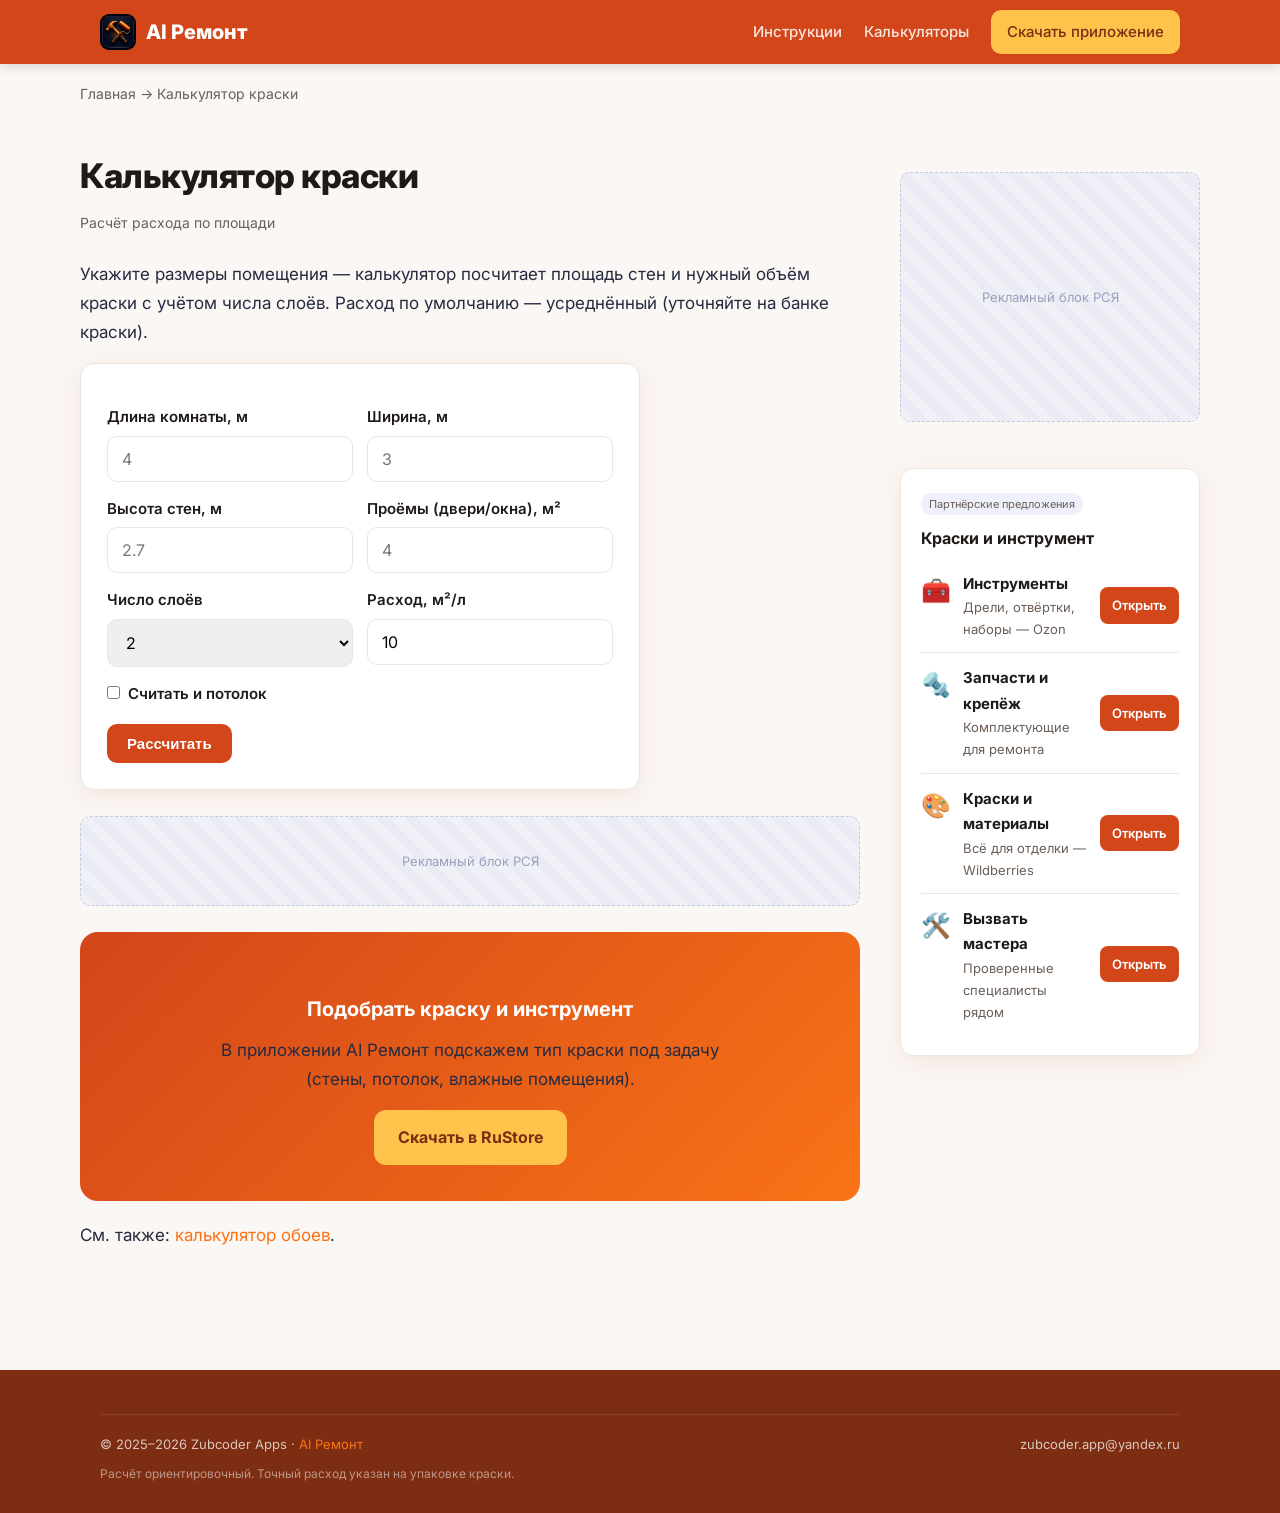
<file: kalkulyatory/kraska.html>
<!DOCTYPE html>
<html lang="ru">
<head>
<meta charset="UTF-8">
<meta name="viewport" content="width=device-width, initial-scale=1.0">
<title>Калькулятор краски онлайн: сколько краски нужно на стены и потолок</title>
<meta name="description" content="Онлайн-калькулятор расхода краски: рассчитайте, сколько литров краски нужно на стены и потолок по площади комнаты, с учётом числа слоёв и расхода на м².">
<meta name="keywords" content="калькулятор краски, расход краски, сколько краски нужно, расчёт краски на стены, краска на м2">
<link rel="canonical" href="https://airemont.ru/kalkulyatory/kraska.html">
<meta property="og:title" content="Калькулятор краски онлайн">
<meta property="og:description" content="Сколько краски нужно на стены и потолок — расчёт по площади.">
<meta property="og:type" content="website">
<meta property="og:url" content="https://airemont.ru/kalkulyatory/kraska.html">
<link rel="icon" type="image/png" href="../assets/logo.png">
<link href="https://fonts.googleapis.com/css2?family=Inter:wght@300;400;500;600;700;800;900&display=swap" rel="stylesheet">
<link rel="stylesheet" href="../assets/style.css">
<style>
  .calc { background:#fff; border:1px solid var(--border); border-radius:var(--radius); padding:26px; box-shadow:var(--shadow); max-width:560px; }
  .calc label { display:block; font-weight:600; margin:14px 0 6px; font-size:15px; }
  .calc input, .calc select { width:100%; padding:12px 14px; border:1px solid var(--border); border-radius:10px; font-size:16px; font-family:inherit; }
  .calc .row { display:flex; gap:14px; } .calc .row > div { flex:1; }
  .calc-result { margin-top:22px; background:#eef1fb; border-radius:12px; padding:20px; display:none; }
  .calc-result.show { display:block; }
  .calc-result .big { font-size:32px; font-weight:800; color:var(--navy); }
  .calc-result .sub { color:var(--text-soft); font-size:14px; }
</style>
</head>
<body>

<header class="site-header">
  <div class="container nav">
    <a href="../" class="nav-brand"><img class="logo-badge" src="../assets/logo.png" alt="AI Ремонт"> AI Ремонт</a>
    <button class="nav-burger" aria-label="Меню">☰</button>
    <nav class="nav-links">
      <a href="../#articles">Инструкции</a>
      <a href="kraska.html">Калькуляторы</a>
      <a class="nav-cta" data-app-link href="#">Скачать приложение</a>
    </nav>
  </div>
</header>

<div class="container breadcrumbs">
  <a href="../">Главная</a> → Калькулятор краски
</div>

<div class="container article-wrap">
  <article class="post">
    <h1>Калькулятор краски</h1>
    <div class="meta">Расчёт расхода по площади</div>
    <p>Укажите размеры помещения — калькулятор посчитает площадь стен и нужный объём краски с учётом числа слоёв. Расход по умолчанию — усреднённый (уточняйте на банке краски).</p>

    <div class="calc">
      <div class="row">
        <div><label for="len">Длина комнаты, м</label><input type="number" id="len" placeholder="4" min="0"></div>
        <div><label for="wid">Ширина, м</label><input type="number" id="wid" placeholder="3" min="0"></div>
      </div>
      <div class="row">
        <div><label for="hei">Высота стен, м</label><input type="number" id="hei" placeholder="2.7" min="0"></div>
        <div><label for="openings">Проёмы (двери/окна), м²</label><input type="number" id="openings" placeholder="4" min="0"></div>
      </div>
      <div class="row">
        <div><label for="layers">Число слоёв</label><select id="layers"><option>1</option><option selected>2</option><option>3</option></select></div>
        <div><label for="usage">Расход, м²/л</label><input type="number" id="usage" value="10" min="1"></div>
      </div>
      <label><input type="checkbox" id="ceiling" style="width:auto;margin-right:8px;">Считать и потолок</label>
      <div style="margin-top:18px;"><button class="copy-btn" id="calcBtn" type="button" style="background:var(--navy);color:#fff;border:0;border-radius:10px;padding:11px 20px;font-weight:600;font-size:15px;cursor:pointer;">Рассчитать</button></div>
      <div class="calc-result" id="res">
        <div class="big" id="resLitres">0 л</div>
        <div class="sub" id="resDetail"></div>
      </div>
    </div>

    <div class="ad-slot">Рекламный блок РСЯ</div>

    <div class="app-cta">
      <h3>Подобрать краску и инструмент</h3>
      <p>В приложении AI Ремонт подскажем тип краски под задачу (стены, потолок, влажные помещения).</p>
      <a class="btn btn-primary" data-app-link href="#">Скачать в RuStore</a>
    </div>

    <p>См. также: <a href="oboi.html">калькулятор обоев</a>.</p>
  </article>

  <aside class="article-aside">
    <div class="sticky">
      <div class="ad-slot tall">Рекламный блок РСЯ</div>
      <div class="partner-box" data-partners>
        <span class="tag">Партнёрские предложения</span>
        <h4>Краски и инструмент</h4>
      </div>
    </div>
  </aside>
</div>

<footer class="site-footer">
  <div class="container">
    <div class="footer-bottom">
      <span>© 2025–2026 Zubcoder Apps · <a href="../">AI Ремонт</a></span>
      <span>zubcoder.app@yandex.ru</span>
    </div>
    <p class="disclaimer">Расчёт ориентировочный. Точный расход указан на упаковке краски.</p>
  </div>
</footer>

<script src="../assets/main.js"></script>
<script>
(function(){
  function fmt(n){ return n.toLocaleString('ru-RU',{maximumFractionDigits:2}); }
  document.getElementById('calcBtn').addEventListener('click', function(){
    var L=parseFloat(document.getElementById('len').value)||0;
    var W=parseFloat(document.getElementById('wid').value)||0;
    var H=parseFloat(document.getElementById('hei').value)||0;
    var op=parseFloat(document.getElementById('openings').value)||0;
    var layers=parseInt(document.getElementById('layers').value,10)||1;
    var usage=parseFloat(document.getElementById('usage').value)||10;
    var ceiling=document.getElementById('ceiling').checked;
    var walls=2*(L+W)*H - op;
    if(walls<0) walls=0;
    var area=walls + (ceiling ? L*W : 0);
    var litres=area*layers/usage;
    document.getElementById('resLitres').textContent=fmt(Math.ceil(litres*10)/10)+' л';
    document.getElementById('resDetail').textContent=
      'Площадь окраски: '+fmt(Math.round(area*100)/100)+' м² × '+layers+' сл. ÷ '+usage+' м²/л';
    document.getElementById('res').classList.add('show');
  });
})();
</script>
</body>
</html>
</file>
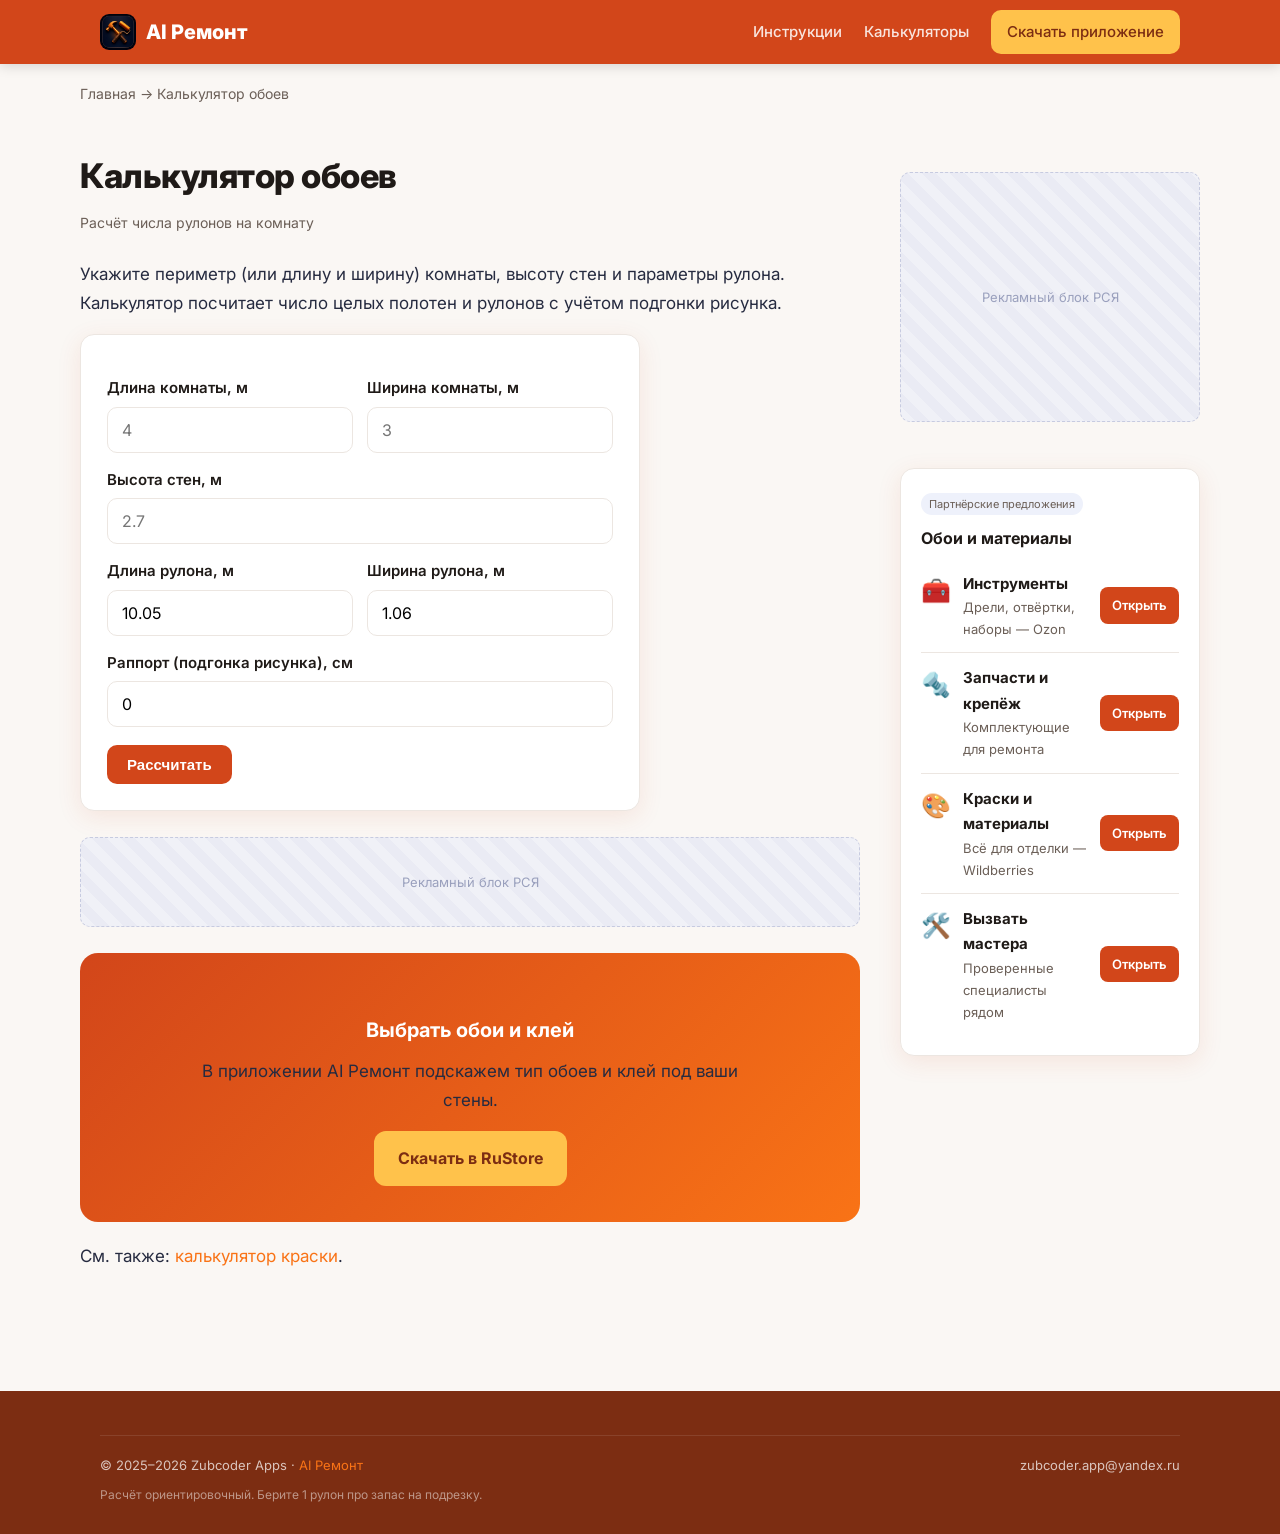
<file: kalkulyatory/oboi.html>
<!DOCTYPE html>
<html lang="ru">
<head>
<meta charset="UTF-8">
<meta name="viewport" content="width=device-width, initial-scale=1.0">
<title>Калькулятор обоев онлайн: сколько рулонов нужно на комнату</title>
<meta name="description" content="Онлайн-калькулятор обоев: рассчитайте, сколько рулонов нужно на комнату по периметру и высоте стен, с учётом длины и ширины рулона и подгонки рисунка (раппорта).">
<meta name="keywords" content="калькулятор обоев, сколько рулонов обоев, расчёт обоев на комнату, обои раппорт, сколько обоев нужно">
<link rel="canonical" href="https://airemont.ru/kalkulyatory/oboi.html">
<meta property="og:title" content="Калькулятор обоев онлайн">
<meta property="og:description" content="Сколько рулонов обоев нужно на комнату — точный расчёт.">
<meta property="og:type" content="website">
<meta property="og:url" content="https://airemont.ru/kalkulyatory/oboi.html">
<link rel="icon" type="image/png" href="../assets/logo.png">
<link href="https://fonts.googleapis.com/css2?family=Inter:wght@300;400;500;600;700;800;900&display=swap" rel="stylesheet">
<link rel="stylesheet" href="../assets/style.css">
<style>
  .calc { background:#fff; border:1px solid var(--border); border-radius:var(--radius); padding:26px; box-shadow:var(--shadow); max-width:560px; }
  .calc label { display:block; font-weight:600; margin:14px 0 6px; font-size:15px; }
  .calc input, .calc select { width:100%; padding:12px 14px; border:1px solid var(--border); border-radius:10px; font-size:16px; font-family:inherit; }
  .calc .row { display:flex; gap:14px; } .calc .row > div { flex:1; }
  .calc-result { margin-top:22px; background:#eef1fb; border-radius:12px; padding:20px; display:none; }
  .calc-result.show { display:block; }
  .calc-result .big { font-size:32px; font-weight:800; color:var(--navy); }
  .calc-result .sub { color:var(--text-soft); font-size:14px; }
</style>
</head>
<body>

<header class="site-header">
  <div class="container nav">
    <a href="../" class="nav-brand"><img class="logo-badge" src="../assets/logo.png" alt="AI Ремонт"> AI Ремонт</a>
    <button class="nav-burger" aria-label="Меню">☰</button>
    <nav class="nav-links">
      <a href="../#articles">Инструкции</a>
      <a href="kraska.html">Калькуляторы</a>
      <a class="nav-cta" data-app-link href="#">Скачать приложение</a>
    </nav>
  </div>
</header>

<div class="container breadcrumbs">
  <a href="../">Главная</a> → Калькулятор обоев
</div>

<div class="container article-wrap">
  <article class="post">
    <h1>Калькулятор обоев</h1>
    <div class="meta">Расчёт числа рулонов на комнату</div>
    <p>Укажите периметр (или длину и ширину) комнаты, высоту стен и параметры рулона. Калькулятор посчитает число целых полотен и рулонов с учётом подгонки рисунка.</p>

    <div class="calc">
      <div class="row">
        <div><label for="len">Длина комнаты, м</label><input type="number" id="len" placeholder="4" min="0"></div>
        <div><label for="wid">Ширина комнаты, м</label><input type="number" id="wid" placeholder="3" min="0"></div>
      </div>
      <label for="hei">Высота стен, м</label><input type="number" id="hei" placeholder="2.7" min="0">
      <div class="row">
        <div><label for="rlen">Длина рулона, м</label><input type="number" id="rlen" value="10.05" min="0"></div>
        <div><label for="rwid">Ширина рулона, м</label><input type="number" id="rwid" value="1.06" min="0"></div>
      </div>
      <label for="rapport">Раппорт (подгонка рисунка), см</label><input type="number" id="rapport" value="0" min="0">
      <div style="margin-top:18px;"><button id="calcBtn" type="button" style="background:var(--navy);color:#fff;border:0;border-radius:10px;padding:11px 20px;font-weight:600;font-size:15px;cursor:pointer;">Рассчитать</button></div>
      <div class="calc-result" id="res">
        <div class="big" id="resRolls">0 рулонов</div>
        <div class="sub" id="resDetail"></div>
      </div>
    </div>

    <div class="ad-slot">Рекламный блок РСЯ</div>

    <div class="app-cta">
      <h3>Выбрать обои и клей</h3>
      <p>В приложении AI Ремонт подскажем тип обоев и клей под ваши стены.</p>
      <a class="btn btn-primary" data-app-link href="#">Скачать в RuStore</a>
    </div>

    <p>См. также: <a href="kraska.html">калькулятор краски</a>.</p>
  </article>

  <aside class="article-aside">
    <div class="sticky">
      <div class="ad-slot tall">Рекламный блок РСЯ</div>
      <div class="partner-box" data-partners>
        <span class="tag">Партнёрские предложения</span>
        <h4>Обои и материалы</h4>
      </div>
    </div>
  </aside>
</div>

<footer class="site-footer">
  <div class="container">
    <div class="footer-bottom">
      <span>© 2025–2026 Zubcoder Apps · <a href="../">AI Ремонт</a></span>
      <span>zubcoder.app@yandex.ru</span>
    </div>
    <p class="disclaimer">Расчёт ориентировочный. Берите 1 рулон про запас на подрезку.</p>
  </div>
</footer>

<script src="../assets/main.js"></script>
<script>
(function(){
  document.getElementById('calcBtn').addEventListener('click', function(){
    var L=parseFloat(document.getElementById('len').value)||0;
    var W=parseFloat(document.getElementById('wid').value)||0;
    var H=parseFloat(document.getElementById('hei').value)||0;
    var rlen=parseFloat(document.getElementById('rlen').value)||10.05;
    var rwid=parseFloat(document.getElementById('rwid').value)||1.06;
    var rap=(parseFloat(document.getElementById('rapport').value)||0)/100;
    var perim=2*(L+W);
    var stripLen=H+rap; // запас на подгонку рисунка
    var stripsPerRoll=Math.floor(rlen/stripLen);
    if(stripsPerRoll<1){ document.getElementById('resRolls').textContent='—'; document.getElementById('resDetail').textContent='Длина рулона меньше высоты стены с раппортом'; document.getElementById('res').classList.add('show'); return; }
    var stripsNeeded=Math.ceil(perim/rwid);
    var rolls=Math.ceil(stripsNeeded/stripsPerRoll);
    document.getElementById('resRolls').textContent=rolls+' рул.';
    document.getElementById('resDetail').textContent=
      'Периметр '+perim.toFixed(2)+' м · полотен нужно '+stripsNeeded+' · из рулона выходит '+stripsPerRoll+' полотна';
    document.getElementById('res').classList.add('show');
  });
})();
</script>
</body>
</html>
</file>
<file: assets/style.css>
/* AI Ремонт — сайт. Общие стили (оранжевая тема). */
:root {
  --navy: #D2461A;
  --navy-dark: #7c2d12;
  --navy-light: #f97316;
  --accent: #ffc24b;
  --bg: #faf7f4;
  --bg-card: #ffffff;
  --text: #1f1a17;
  --text-soft: #6b5f57;
  --border: #ece6e1;
  --ok: #2e7d32;
  --shadow: 0 6px 24px rgba(210, 70, 26, 0.10);
  --radius: 14px;
  --maxw: 1120px;
}

* { margin: 0; padding: 0; box-sizing: border-box; }

html { scroll-behavior: smooth; }

body {
  font-family: 'Inter', -apple-system, BlinkMacSystemFont, 'Segoe UI', Roboto, sans-serif;
  background: var(--bg);
  color: var(--text);
  line-height: 1.7;
  -webkit-font-smoothing: antialiased;
}

a { color: var(--navy-light); text-decoration: none; }
a:hover { text-decoration: underline; }

.container { max-width: var(--maxw); margin: 0 auto; padding: 0 20px; }

/* Header / nav */
.site-header {
  background: var(--navy);
  color: #fff;
  position: sticky;
  top: 0;
  z-index: 50;
  box-shadow: 0 2px 12px rgba(0,0,0,0.15);
}
.nav {
  display: flex;
  align-items: center;
  justify-content: space-between;
  gap: 16px;
  height: 64px;
}
.nav-brand {
  display: flex;
  align-items: center;
  gap: 10px;
  font-weight: 800;
  font-size: 20px;
  color: #fff;
}
.nav-brand:hover { text-decoration: none; }
.nav-brand .logo-badge {
  width: 36px; height: 36px;
  border-radius: 9px;
  display: grid; place-items: center;
  font-size: 18px;
  object-fit: cover;
  background: rgba(255,255,255,0.08);
}
img.logo-badge { object-fit: cover; }
.nav-links { display: flex; gap: 22px; align-items: center; }
.nav-links a { color: rgba(255,255,255,0.86); font-weight: 500; font-size: 15px; }
.nav-links a:hover { color: #fff; text-decoration: none; }
.nav-cta {
  background: var(--accent);
  color: var(--navy-dark) !important;
  padding: 9px 16px;
  border-radius: 10px;
  font-weight: 700;
}
.nav-cta:hover { filter: brightness(1.05); text-decoration: none; }
.nav-burger { display: none; background: none; border: 0; color: #fff; font-size: 26px; cursor: pointer; }

@media (max-width: 820px) {
  .nav-links {
    position: absolute; top: 64px; left: 0; right: 0;
    background: var(--navy); flex-direction: column; gap: 0;
    padding: 8px 20px 16px; display: none;
  }
  .nav-links.open { display: flex; }
  .nav-links a { padding: 12px 0; width: 100%; border-bottom: 1px solid rgba(255,255,255,0.08); }
  .nav-burger { display: block; }
}

/* Hero */
.hero {
  background: linear-gradient(135deg, var(--navy) 0%, var(--navy-light) 100%);
  color: #fff;
  padding: 64px 0 72px;
}
.hero-logo { width: 96px; height: 96px; border-radius: 22px; margin-bottom: 22px; box-shadow: 0 10px 30px rgba(0,0,0,0.35); }
.hero h1 { font-size: 42px; font-weight: 800; line-height: 1.15; margin-bottom: 18px; letter-spacing: -0.5px; }
.hero p { font-size: 19px; color: rgba(255,255,255,0.9); max-width: 640px; margin-bottom: 28px; }
.hero-actions { display: flex; gap: 14px; flex-wrap: wrap; }
.btn {
  display: inline-flex; align-items: center; gap: 8px;
  padding: 14px 24px; border-radius: 12px; font-weight: 700; font-size: 16px;
  border: 0; cursor: pointer; transition: transform .12s ease, filter .12s ease;
}
.btn:hover { transform: translateY(-1px); text-decoration: none; }
.btn-primary { background: var(--accent); color: var(--navy-dark); }
.btn-primary:hover { filter: brightness(1.05); }
.btn-ghost { background: rgba(255,255,255,0.12); color: #fff; }
.btn-ghost:hover { background: rgba(255,255,255,0.2); }
@media (max-width: 640px){ .hero h1 { font-size: 32px; } .hero p { font-size: 17px; } }

/* Sections */
.section { padding: 56px 0; }
.section h2 { font-size: 30px; font-weight: 800; margin-bottom: 8px; letter-spacing: -0.4px; }
.section .lead { color: var(--text-soft); font-size: 17px; margin-bottom: 32px; max-width: 720px; }

/* Card grid */
.grid { display: grid; grid-template-columns: repeat(auto-fill, minmax(280px, 1fr)); gap: 20px; }
.card {
  background: var(--bg-card); border: 1px solid var(--border); border-radius: var(--radius);
  padding: 24px; box-shadow: var(--shadow); transition: transform .14s ease, box-shadow .14s ease;
  display: flex; flex-direction: column;
}
.card:hover { transform: translateY(-3px); box-shadow: 0 12px 32px rgba(26,35,126,0.14); text-decoration: none; }
.card .ico { font-size: 30px; margin-bottom: 12px; }
.card h3 { font-size: 19px; font-weight: 700; color: var(--text); margin-bottom: 8px; }
.card p { color: var(--text-soft); font-size: 15px; flex: 1; }
.card .more { color: var(--navy-light); font-weight: 600; font-size: 15px; margin-top: 14px; }

/* Article */
.article-wrap { display: grid; grid-template-columns: minmax(0,1fr) 300px; gap: 40px; padding: 40px 0 64px; }
@media (max-width: 960px){ .article-wrap { grid-template-columns: 1fr; } .article-aside { order: 2; } }
.breadcrumbs { font-size: 14px; color: var(--text-soft); padding: 18px 0 0; }
.breadcrumbs a { color: var(--text-soft); }
article.post h1 { font-size: 34px; font-weight: 800; line-height: 1.2; margin: 10px 0 14px; letter-spacing: -0.5px; }
article.post .meta { color: var(--text-soft); font-size: 14px; margin-bottom: 26px; }
article.post h2 { font-size: 25px; font-weight: 700; margin: 34px 0 12px; }
article.post h3 { font-size: 20px; font-weight: 700; margin: 24px 0 10px; }
article.post p, article.post li { font-size: 17px; color: #262b40; }
article.post p { margin-bottom: 16px; }
article.post ul, article.post ol { margin: 0 0 18px 22px; }
article.post li { margin-bottom: 8px; }
article.post .callout {
  background: #eef1fb; border-left: 4px solid var(--navy-light);
  padding: 16px 20px; border-radius: 8px; margin: 22px 0; font-size: 16px;
}
article.post .warn { background: #fff5e6; border-left-color: var(--accent); }
article.post table { width: 100%; border-collapse: collapse; margin: 20px 0; font-size: 15px; }
article.post th, article.post td { border: 1px solid var(--border); padding: 10px 12px; text-align: left; }
article.post th { background: #eef1fb; }

.toc { background: var(--bg-card); border: 1px solid var(--border); border-radius: var(--radius); padding: 18px 20px; margin: 24px 0; }
.toc strong { display: block; margin-bottom: 8px; }
.toc a { display: block; padding: 4px 0; font-size: 15px; }

/* Aside sticky */
.article-aside .sticky { position: sticky; top: 84px; display: flex; flex-direction: column; gap: 20px; }

/* Ad slot */
.ad-slot {
  background: repeating-linear-gradient(45deg,#f0f1f7,#f0f1f7 10px,#eaebf4 10px,#eaebf4 20px);
  border: 1px dashed #c7cbe0; border-radius: 10px;
  min-height: 90px; display: grid; place-items: center;
  color: #9aa0bd; font-size: 13px; text-align: center; margin: 26px 0;
}
.ad-slot.tall { min-height: 250px; }

/* Partner / affiliate block */
.partner-box {
  background: var(--bg-card); border: 1px solid var(--border); border-radius: var(--radius);
  padding: 20px; box-shadow: var(--shadow);
}
.partner-box h4 { font-size: 16px; margin-bottom: 6px; }
.partner-box .tag { display:inline-block; font-size:11px; color:var(--text-soft); background:#eef1fb; padding:2px 8px; border-radius:20px; margin-bottom:10px; }
.partner-item { display: flex; gap: 12px; align-items: flex-start; padding: 12px 0; border-top: 1px solid var(--border); }
.partner-item:first-of-type { border-top: 0; }
.partner-item .p-ico { font-size: 24px; }
.partner-item .p-name { font-weight: 700; font-size: 15px; }
.partner-item .p-desc { font-size: 13px; color: var(--text-soft); }
.partner-item .p-cta { margin-left: auto; align-self: center; background: var(--navy); color:#fff; padding:7px 12px; border-radius:8px; font-size:13px; font-weight:600; white-space: nowrap; }
.partner-item .p-cta:hover { background: var(--navy-light); text-decoration: none; }

/* App CTA banner */
.app-cta {
  background: linear-gradient(135deg, var(--navy) 0%, var(--navy-light) 100%);
  color: #fff; border-radius: 18px; padding: 36px; text-align: center; margin: 20px 0;
}
.app-cta h3 { font-size: 26px; margin-bottom: 10px; }
.app-cta p { color: rgba(255,255,255,0.88); max-width: 560px; margin: 0 auto 20px; }

/* Related list */
.related { list-style: none; margin: 0 !important; }
.related li { margin: 0 !important; border-top: 1px solid var(--border); }
.related li:first-child { border-top: 0; }
.related a { display: block; padding: 11px 0; font-size: 15px; font-weight: 500; }

/* Footer */
.site-footer { background: var(--navy-dark); color: rgba(255,255,255,0.72); padding: 44px 0 30px; margin-top: 40px; }
.footer-grid { display: grid; grid-template-columns: 1.5fr 1fr 1fr; gap: 30px; margin-bottom: 28px; }
@media (max-width: 720px){ .footer-grid { grid-template-columns: 1fr; } }
.footer-grid h5 { color: #fff; font-size: 15px; margin-bottom: 12px; }
.footer-grid a { color: rgba(255,255,255,0.72); display: block; padding: 4px 0; font-size: 14px; }
.footer-grid a:hover { color: #fff; }
.footer-bottom { border-top: 1px solid rgba(255,255,255,0.1); padding-top: 18px; font-size: 13px; display:flex; justify-content:space-between; flex-wrap:wrap; gap:10px; }
.disclaimer { font-size: 12px; color: rgba(255,255,255,0.5); margin-top: 10px; line-height: 1.5; }

/* Utility */
.center { text-align: center; }
.mt0 { margin-top: 0; }
.tools-list { list-style:none; }
.tools-list li { border-top:1px solid var(--border); }
.tools-list li:first-child{ border-top:0; }
.tools-list a { display:flex; justify-content:space-between; padding:14px 0; font-weight:500; }

/* Document template */
.doc-box {
  background: #fff; border: 1px solid var(--border); border-radius: var(--radius);
  padding: 30px 34px; box-shadow: var(--shadow); margin: 20px 0;
  font-size: 16px; line-height: 1.8; white-space: normal;
}
.doc-box .right { text-align: right; margin-bottom: 18px; white-space: pre-line; }
.doc-box .doc-title { text-align: center; font-weight: 700; margin: 18px 0; }
.doc-box p { margin-bottom: 12px; }
.copy-btn {
  background: var(--navy); color: #fff; border: 0; border-radius: 10px;
  padding: 11px 20px; font-weight: 600; font-size: 15px; cursor: pointer;
}
.copy-btn:hover { background: var(--navy-light); }
.field { background: #fff8e1; padding: 0 4px; border-radius: 3px; }
</file>
